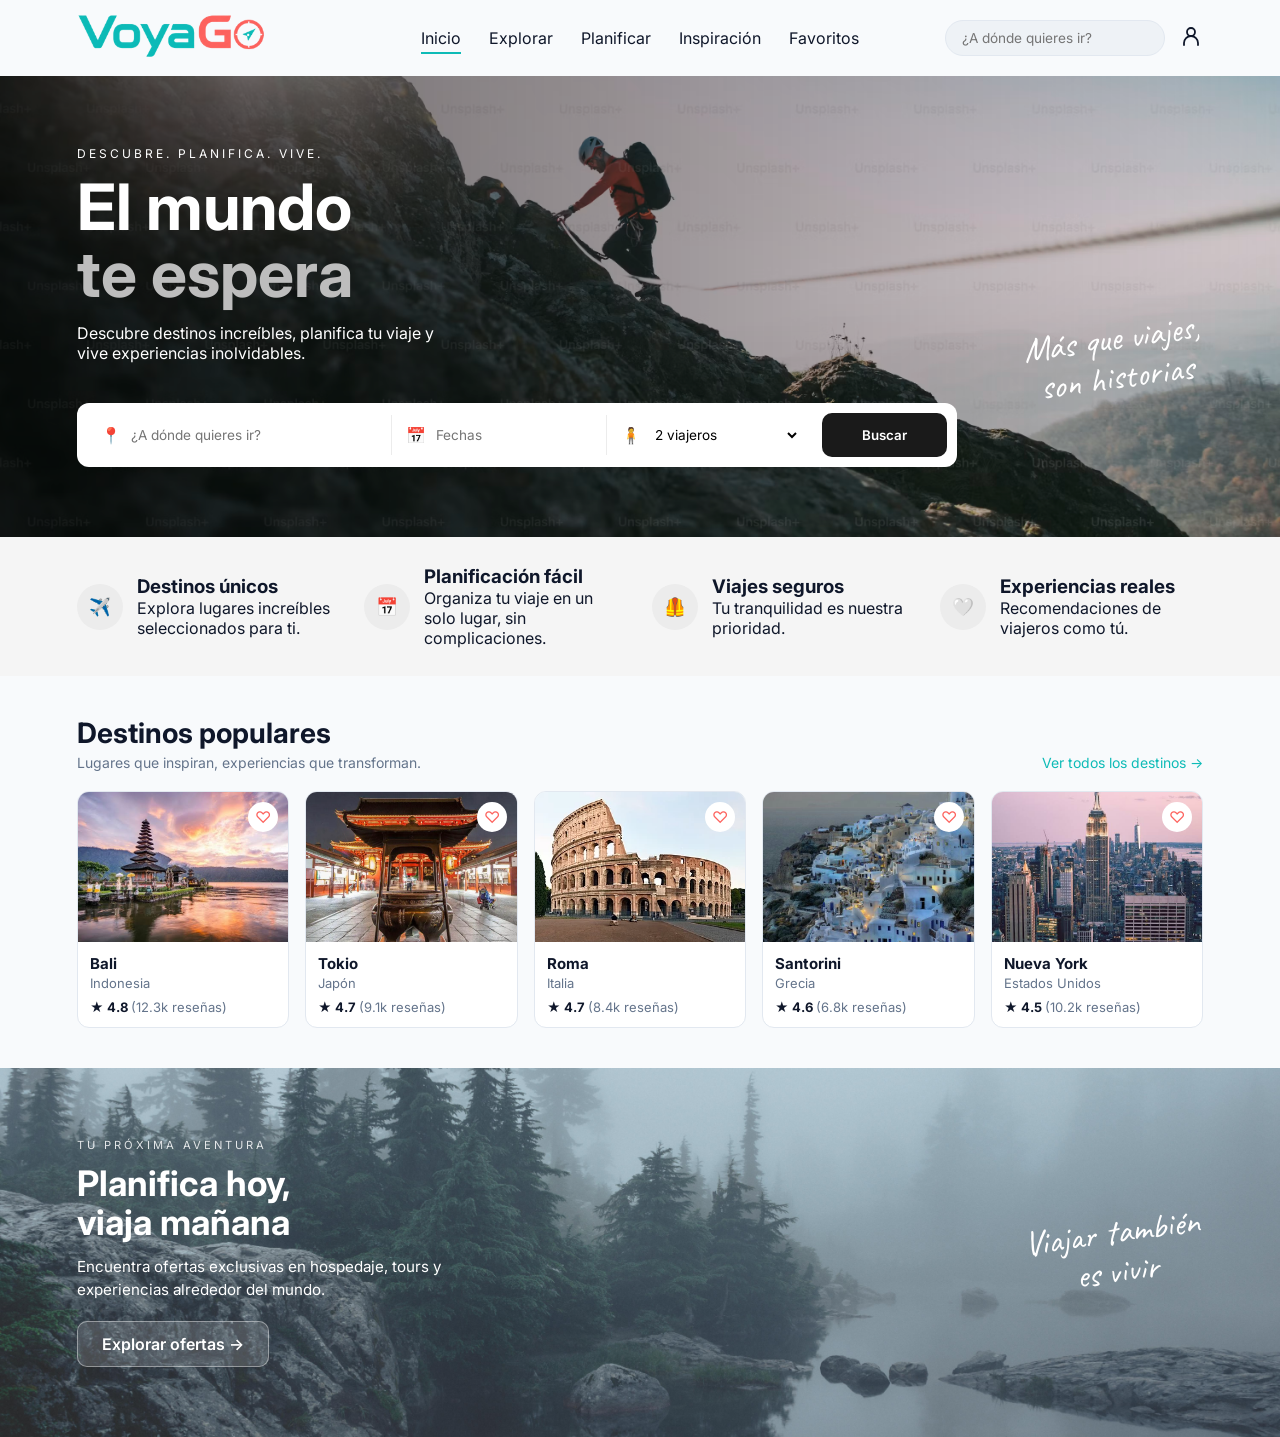
<file: VoyaGo App/index.html>
<!doctype html>
<html lang="es">
  <head>
    <meta charset="UTF-8" />
    <meta name="viewport" content="width=device-width, initial-scale=1.0" />

    <title>VoyaGo</title>

    <link rel="stylesheet" href="SRC/styles/style.css" />

    <link
      href="https://fonts.googleapis.com/css2?family=Inter:wght@400;600;700&display=swap"
      rel="stylesheet"
    />

    <link
      href="https://fonts.googleapis.com/css2?family=Caveat:wght@600&display=swap"
      rel="stylesheet"
    />
  </head>

  <body>
    
    <header>
      <a href="index.html">
        <img
          src="SRC/images/logo-voyago.png"
          alt="VoyaGo"
          class="logo"
        />
      </a>

      <nav>
        <ul>
          <li>
            <a href="index.html" class="activo">Inicio</a>
          </li>

          <li>
            <a href="SRC/pages/explorar.html">Explorar</a>
          </li>

          <li>
            <a href="SRC/pages/planificar.html">Planificar</a>
          </li>

          <li>
            <a href="SRC/pages/inspiracion.html">Inspiración</a>
          </li>

          <li>
            <a href="SRC/pages/favoritos.html">Favoritos</a>
          </li>
        </ul>
      </nav>

      <div class="header__acciones">
        <input
          type="search"
          class="header__buscador"
          placeholder="¿A dónde quieres ir?"
          aria-label="Buscar destinos"
        />

        
        <a
          href="SRC/pages/perfil.html"
          class="header__perfil"
          aria-label="Mi perfil"
          title="Mi perfil"
        >
          <svg
            xmlns="http://www.w3.org/2000/svg"
            width="24"
            height="24"
            viewBox="0 0 24 24"
            fill="none"
            stroke="currentColor"
            stroke-width="1.8"
            stroke-linecap="round"
            stroke-linejoin="round"
            aria-hidden="true"
          >
            <circle cx="12" cy="8" r="4" />
            <path d="M5 21v-2a7 7 0 0 1 14 0v2" />
          </svg>
        </a>
      </div>
    </header>

    <main>
      
      <section class="portada">
        <p class="lema">Descubre. Planifica. Vive.</p>

        <h1>El mundo <span>te espera</span></h1>

        <p class="descripcion">
          Descubre destinos increíbles, planifica tu viaje y vive
          experiencias inolvidables.
        </p>

        <form class="buscador">
          <label class="campo">
            <span>📍</span>
            <input
              type="text"
              placeholder="¿A dónde quieres ir?"
              aria-label="Destino"
            />
          </label>

          <label class="campo">
            <span>📅</span>
            <input
              type="text"
              placeholder="Fechas"
              aria-label="Fechas del viaje"
            />
          </label>

          <label class="campo">
            <span>🧍</span>
            <select aria-label="Número de viajeros">
              <option>1 viajero</option>
              <option selected>2 viajeros</option>
              <option>3 viajeros</option>
              <option>4 o más viajeros</option>
            </select>
          </label>

          <button type="submit" class="btn-buscar">
            Buscar
          </button>
        </form>

        <p class="portada__frase">
          Más que viajes,<br />
          son historias
        </p>
      </section>

      <section class="ventajas">
        <article class="ventaja">
          <span class="ventaja-icono">✈️</span>

          <div>
            <h3>Destinos únicos</h3>
            <p>
              Explora lugares increíbles seleccionados para ti.
            </p>
          </div>
        </article>

        <article class="ventaja">
          <span class="ventaja-icono">📅</span>

          <div>
            <h3>Planificación fácil</h3>
            <p>
              Organiza tu viaje en un solo lugar, sin complicaciones.
            </p>
          </div>
        </article>

        <article class="ventaja">
          <span class="ventaja-icono">🦺</span>

          <div>
            <h3>Viajes seguros</h3>
            <p>
              Tu tranquilidad es nuestra prioridad.
            </p>
          </div>
        </article>

        <article class="ventaja">
          <span class="ventaja-icono">🤍</span>

          <div>
            <h3>Experiencias reales</h3>
            <p>
              Recomendaciones de viajeros como tú.
            </p>
          </div>
        </article>
      </section>

      <section class="destinos">
        <div class="destinos__encabezado">
          <div>
            <h2>Destinos populares</h2>
            <p>
              Lugares que inspiran, experiencias que transforman.
            </p>
          </div>

          <a href="#">Ver todos los destinos →</a>
        </div>

        <div class="destinos__tarjetas">
          
          <article class="tarjeta">
            <div class="tarjeta__imagen">
              <img
                src="SRC/images/bali.png"
                alt="Templo en Bali"
              />

              <button
                type="button"
                class="tarjeta__favorito"
                aria-label="Agregar Bali a favoritos"
              >
                ♡
              </button>
            </div>

            <div class="tarjeta__info">
              <h3><a href="SRC/pages/destino.html">Bali</a></h3>
              <p class="tarjeta__pais">Indonesia</p>
              <p class="tarjeta__rating">
                ★ 4.8 <span>(12.3k reseñas)</span>
              </p>
            </div>
          </article>

          <article class="tarjeta">
            <div class="tarjeta__imagen">
              <img
                src="SRC/images/Tokio.png"
                alt="Pagoda y monte Fuji en Tokio"
              />

              <button
                type="button"
                class="tarjeta__favorito"
                aria-label="Agregar Tokio a favoritos"
              >
                ♡
              </button>
            </div>

            <div class="tarjeta__info">
              <h3>Tokio</h3>
              <p class="tarjeta__pais">Japón</p>
              <p class="tarjeta__rating">
                ★ 4.7 <span>(9.1k reseñas)</span>
              </p>
            </div>
          </article>

          <article class="tarjeta">
            <div class="tarjeta__imagen">
              <img
                src="SRC/images/Roma.png"
                alt="Coliseo de Roma"
              />

              <button
                type="button"
                class="tarjeta__favorito"
                aria-label="Agregar Roma a favoritos"
              >
                ♡
              </button>
            </div>

            <div class="tarjeta__info">
              <h3>Roma</h3>
              <p class="tarjeta__pais">Italia</p>
              <p class="tarjeta__rating">
                ★ 4.7 <span>(8.4k reseñas)</span>
              </p>
            </div>
          </article>

          <article class="tarjeta">
            <div class="tarjeta__imagen">
              <img
                src="SRC/images/Santorini.png"
                alt="Casas blancas de Santorini"
              />

              <button
                type="button"
                class="tarjeta__favorito"
                aria-label="Agregar Santorini a favoritos"
              >
                ♡
              </button>
            </div>

            <div class="tarjeta__info">
              <h3>Santorini</h3>
              <p class="tarjeta__pais">Grecia</p>
              <p class="tarjeta__rating">
                ★ 4.6 <span>(6.8k reseñas)</span>
              </p>
            </div>
          </article>

          <article class="tarjeta">
            <div class="tarjeta__imagen">
              <img
                src="SRC/images/nueva york.png"
                alt="Horizonte de Nueva York"
              />

              <button
                type="button"
                class="tarjeta__favorito"
                aria-label="Agregar Nueva York a favoritos"
              >
                ♡
              </button>
            </div>

            <div class="tarjeta__info">
              <h3>Nueva York</h3>
              <p class="tarjeta__pais">Estados Unidos</p>
              <p class="tarjeta__rating">
                ★ 4.5 <span>(10.2k reseñas)</span>
              </p>
            </div>
          </article>
        </div>
      </section>

      <section class="banner">
        <div class="banner__contenido">
          <span class="banner__etiqueta">
            TU PRÓXIMA AVENTURA
          </span>

          <h2>
            Planifica hoy,<br />
            viaja mañana
          </h2>

          <p>
            Encuentra ofertas exclusivas en hospedaje, tours y
            experiencias alrededor del mundo.
          </p>

          <a
            href="SRC/pages/explorar.html"
            class="btn-secundario"
          >
            Explorar ofertas →
          </a>
        </div>

        <p class="banner__frase">
          Viajar también<br />
          es vivir
        </p>
      </section>
    </main>
  </body>
</html>
</file>
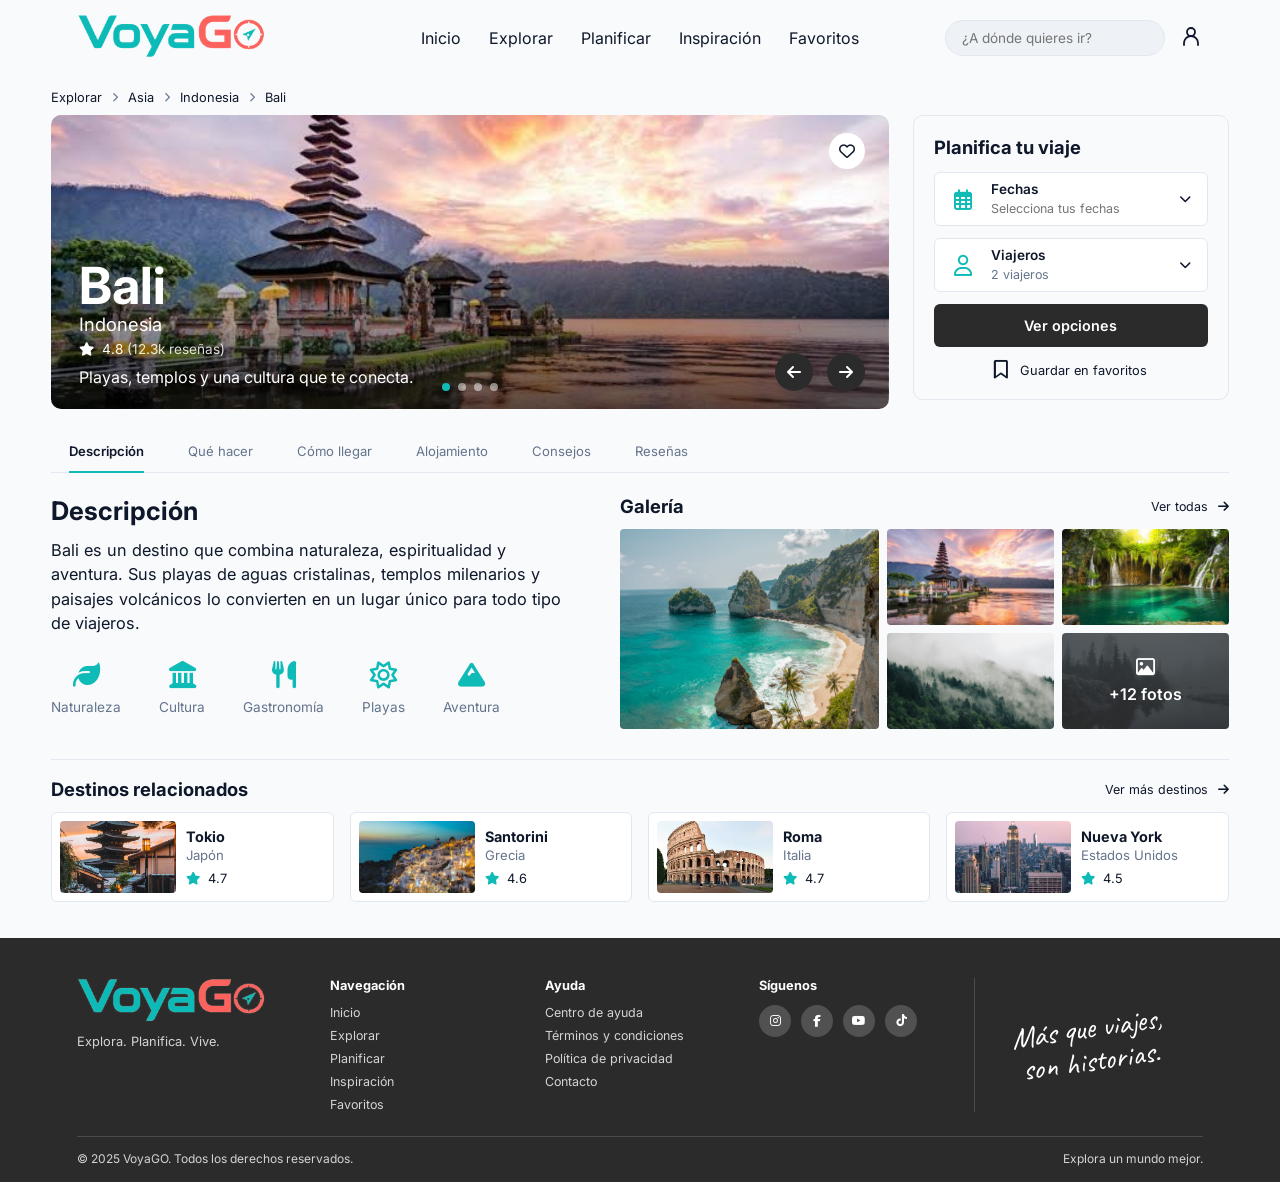
<file: VoyaGo App/SRC/pages/destino.html>
<!doctype html>
<html lang="es">
  <head>
    <meta charset="UTF-8" />
    <meta name="viewport" content="width=device-width, initial-scale=1.0" />
    <title>Bali | VoyaGO</title>
    <link rel="stylesheet" href="../styles/style.css" />
    <link href="https://fonts.googleapis.com/css2?family=Inter:wght@400;600;700&display=swap" rel="stylesheet" />
    <link href="https://fonts.googleapis.com/css2?family=Caveat:wght@600&display=swap" rel="stylesheet" />
    <link rel="stylesheet" href="https://cdnjs.cloudflare.com/ajax/libs/font-awesome/6.5.1/css/all.min.css" />
  </head>
  <body>
    <header>
      <a href="../../index.html">
        <img src="../images/logo-voyago.png" alt="VoyaGo" class="logo" />
      </a>
      <nav>
        <ul>
          <li><a href="../../index.html">Inicio</a></li>
          <li><a href="explorar.html">Explorar</a></li>
          <li><a href="planificar.html">Planificar</a></li>
          <li><a href="inspiracion.html">Inspiración</a></li>
          <li><a href="favoritos.html">Favoritos</a></li>
        </ul>
      </nav>
      <div class="header__acciones">
        <input type="search" class="header__buscador" placeholder="¿A dónde quieres ir?" aria-label="Buscar destinos" />
        <a href="perfil.html" class="header__perfil" aria-label="Mi perfil" title="Mi perfil">
          <svg xmlns="http://www.w3.org/2000/svg" width="24" height="24" viewBox="0 0 24 24" fill="none" stroke="currentColor" stroke-width="1.8" stroke-linecap="round" stroke-linejoin="round" aria-hidden="true">
            <circle cx="12" cy="8" r="4"/>
            <path d="M5 21v-2a7 7 0 0 1 14 0v2"/>
          </svg>
        </a>
      </div>
    </header>

    <main class="ds">
      <nav class="ds-migas" aria-label="Ruta de navegación">
        <a href="explorar.html">Explorar</a><i class="fa-solid fa-chevron-right"></i>
        <a href="#">Asia</a><i class="fa-solid fa-chevron-right"></i>
        <a href="#">Indonesia</a><i class="fa-solid fa-chevron-right"></i>
        <span>Bali</span>
      </nav>

      <section class="ds-top">
        <div class="ds-hero" id="ds-hero">
          <input type="radio" name="ds-slide" id="ds-s1" class="oculto" checked />
          <input type="radio" name="ds-slide" id="ds-s2" class="oculto" />
          <input type="radio" name="ds-slide" id="ds-s3" class="oculto" />
          <input type="radio" name="ds-slide" id="ds-s4" class="oculto" />
          <input type="checkbox" id="ds-fav-cb" class="oculto" />
          <label for="ds-fav-cb" class="ds-hero__fav" id="ds-fav" aria-label="Agregar a favoritos"><i class="fa-regular fa-heart ico-off"></i><i class="fa-solid fa-heart ico-on"></i></label>
          <div class="ds-hero__texto">
            <h1>Bali</h1>
            <p class="ds-hero__pais">Indonesia</p>
            <p class="ds-hero__rating"><i class="fa-solid fa-star"></i> 4.8 <span>(12.3k reseñas)</span></p>
            <p class="ds-hero__lema">Playas, templos y una cultura que te conecta.</p>
          </div>
          <div class="ds-hero__puntos" id="ds-puntos">
            <label for="ds-s1" aria-label="Imagen 1"></label><label for="ds-s2" aria-label="Imagen 2"></label><label for="ds-s3" aria-label="Imagen 3"></label><label for="ds-s4" aria-label="Imagen 4"></label>
          </div>
          <div class="ds-hero__flechas">
            <span class="ds-fl ds-fl--1">
              <label for="ds-s4" aria-label="Anterior"><i class="fa-solid fa-arrow-left"></i></label>
              <label for="ds-s2" aria-label="Siguiente"><i class="fa-solid fa-arrow-right"></i></label>
            </span>
            <span class="ds-fl ds-fl--2">
              <label for="ds-s1" aria-label="Anterior"><i class="fa-solid fa-arrow-left"></i></label>
              <label for="ds-s3" aria-label="Siguiente"><i class="fa-solid fa-arrow-right"></i></label>
            </span>
            <span class="ds-fl ds-fl--3">
              <label for="ds-s2" aria-label="Anterior"><i class="fa-solid fa-arrow-left"></i></label>
              <label for="ds-s4" aria-label="Siguiente"><i class="fa-solid fa-arrow-right"></i></label>
            </span>
            <span class="ds-fl ds-fl--4">
              <label for="ds-s3" aria-label="Anterior"><i class="fa-solid fa-arrow-left"></i></label>
              <label for="ds-s1" aria-label="Siguiente"><i class="fa-solid fa-arrow-right"></i></label>
            </span>
          </div>
        </div>

        <aside class="ds-plan">
          <h2>Planifica tu viaje</h2>
          <div class="ds-plan__campo">
            <i class="fa-regular fa-calendar-days"></i>
            <div>
              <label for="ds-fechas">Fechas</label>
              <input type="text" id="ds-fechas" placeholder="Selecciona tus fechas" />
            </div>
            <i class="fa-solid fa-chevron-down ds-plan__flecha"></i>
          </div>
          <div class="ds-plan__campo">
            <i class="fa-regular fa-user"></i>
            <div>
              <label for="ds-viajeros">Viajeros</label>
              <select id="ds-viajeros">
                <option>2 viajeros</option>
                <option>1 viajero</option>
                <option>3 viajeros</option>
                <option>4+ viajeros</option>
              </select>
            </div>
            <i class="fa-solid fa-chevron-down ds-plan__flecha"></i>
          </div>
          <a href="planificar.html" class="ds-plan__btn">Ver opciones</a>
          <button type="button" class="ds-plan__guardar"><i class="fa-regular fa-bookmark"></i> Guardar en favoritos</button>
        </aside>
      </section>

      <nav class="ds-tabs" aria-label="Secciones del destino">
        <a href="#" class="ds-tabs__tab ds-tabs__tab--activa">Descripción</a>
        <a href="#">Qué hacer</a>
        <a href="#">Cómo llegar</a>
        <a href="#">Alojamiento</a>
        <a href="#">Consejos</a>
        <a href="#">Reseñas</a>
      </nav>

      <section class="ds-info">
        <div class="ds-desc">
          <h2>Descripción</h2>
          <p>Bali es un destino que combina naturaleza, espiritualidad y aventura. Sus playas de aguas cristalinas, templos milenarios y paisajes volcánicos lo convierten en un lugar único para todo tipo de viajeros.</p>
          <ul class="ds-iconos">
            <li><i class="fa-solid fa-leaf"></i><span>Naturaleza</span></li>
            <li><i class="fa-solid fa-landmark"></i><span>Cultura</span></li>
            <li><i class="fa-solid fa-utensils"></i><span>Gastronomía</span></li>
            <li><i class="fa-regular fa-sun"></i><span>Playas</span></li>
            <li><i class="fa-solid fa-mountain"></i><span>Aventura</span></li>
          </ul>
        </div>

        <div class="ds-galeria">
          <div class="in-titulo">
            <h2>Galería</h2>
            <a href="#">Ver todas <i class="fa-solid fa-arrow-right"></i></a>
          </div>
          <div class="ds-galeria__grid">
            <img src="../images/bali2.jpg" alt="Playa en Bali" class="ds-galeria__grande" />
            <img src="../images/bali.png" alt="Templo en Bali" />
            <img src="../images/Perfil fondo.jpg" alt="Cascadas en Bali" />
            <img src="../images/explorar.png.jpg" alt="Montañas de Bali" />
            <div class="ds-galeria__mas" style="background-image: linear-gradient(rgba(43,43,43,0.72), rgba(43,43,43,0.72)), url('../images/fondo2.png');">
              <i class="fa-regular fa-image"></i>
              <span>+12 fotos</span>
            </div>
          </div>
        </div>
      </section>

      <section class="ds-relacionados">
        <div class="in-titulo">
          <h2>Destinos relacionados</h2>
          <a href="explorar.html">Ver más destinos <i class="fa-solid fa-arrow-right"></i></a>
        </div>
        <div class="ds-rel__grid">
        <a href="#" class="ds-rel">
          <img src="../images/kioto.jpg" alt="Tokio" />
          <div><h3>Tokio</h3><p>Japón</p><span><i class="fa-solid fa-star"></i> 4.7</span></div>
        </a>
        <a href="#" class="ds-rel">
          <img src="../images/santorini2.jpg" alt="Santorini" />
          <div><h3>Santorini</h3><p>Grecia</p><span><i class="fa-solid fa-star"></i> 4.6</span></div>
        </a>
        <a href="#" class="ds-rel">
          <img src="../images/Roma.png" alt="Roma" />
          <div><h3>Roma</h3><p>Italia</p><span><i class="fa-solid fa-star"></i> 4.7</span></div>
        </a>
        <a href="#" class="ds-rel">
          <img src="../images/nueva york.png" alt="Nueva York" />
          <div><h3>Nueva York</h3><p>Estados Unidos</p><span><i class="fa-solid fa-star"></i> 4.5</span></div>
        </a>
        </div>
      </section>
    </main>

    <footer class="pie">
      <div class="pie__contenido">
        <div class="pie__marca">
          <img src="../images/logo-voyago.png" alt="VoyaGo" class="logo" />
          <p>Explora. Planifica. Vive.</p>
        </div>

        <div class="pie__columna">
          <h4>Navegación</h4>
          <ul>
            <li><a href="../../index.html">Inicio</a></li>
            <li><a href="explorar.html">Explorar</a></li>
            <li><a href="planificar.html">Planificar</a></li>
            <li><a href="inspiracion.html">Inspiración</a></li>
            <li><a href="favoritos.html">Favoritos</a></li>
          </ul>
        </div>

        <div class="pie__columna">
          <h4>Ayuda</h4>
          <ul>
            <li><a href="#">Centro de ayuda</a></li>
            <li><a href="#">Términos y condiciones</a></li>
            <li><a href="#">Política de privacidad</a></li>
            <li><a href="#">Contacto</a></li>
          </ul>
        </div>

        <div class="pie__columna">
          <h4>Síguenos</h4>
          <div class="pie__redes">
            <a href="#" aria-label="Instagram"><i class="fa-brands fa-instagram"></i></a>
            <a href="#" aria-label="Facebook"><i class="fa-brands fa-facebook-f"></i></a>
            <a href="#" aria-label="YouTube"><i class="fa-brands fa-youtube"></i></a>
            <a href="#" aria-label="TikTok"><i class="fa-brands fa-tiktok"></i></a>
          </div>
        </div>
        <div class="pie__cierre">
          <p class="pie__frase">Más que viajes,<br>son historias.</p>
        </div>
      </div>
      <div class="pie__legal">
        <p>© 2025 VoyaGO. Todos los derechos reservados.</p>
        <p>Explora un mundo mejor.</p>
      </div>
    </footer>

  </body>
</html>
</file>
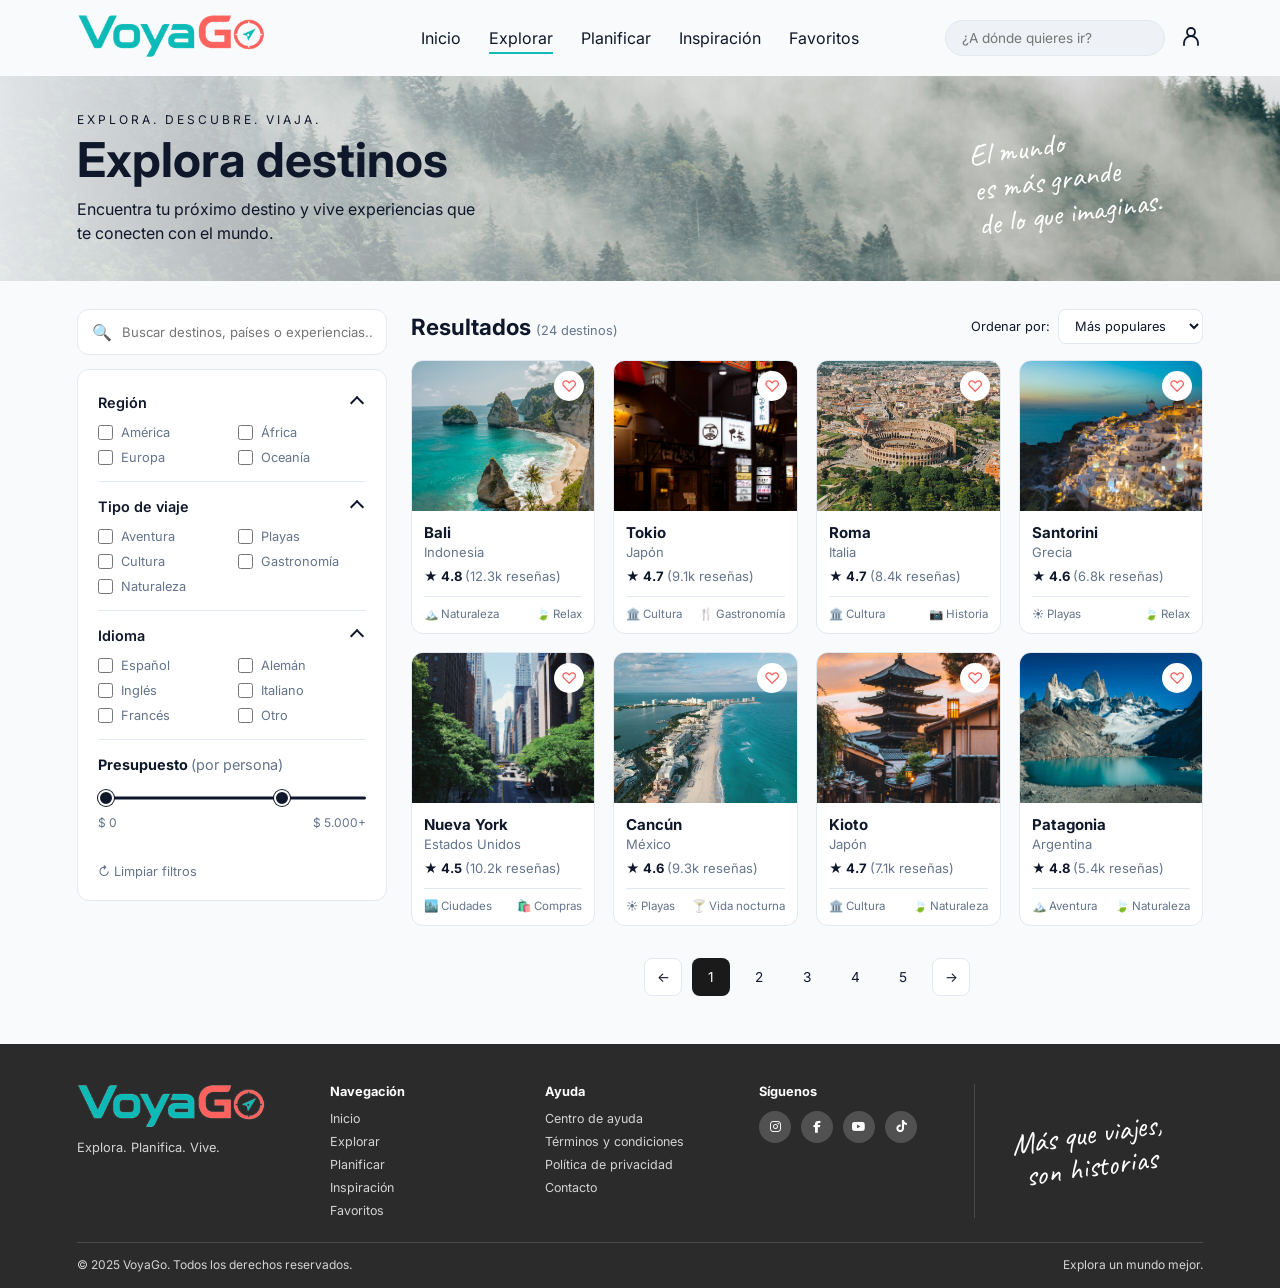
<file: VoyaGo App/SRC/pages/explorar.html>
<!doctype html>
<html lang="es">
  <head>
    <meta charset="UTF-8" />
    <meta name="viewport" content="width=device-width, initial-scale=1.0" />
    <title>Explorar | VoyaGo</title>
    <link rel="stylesheet" href="../styles/style.css" />
    <link href="https://fonts.googleapis.com/css2?family=Inter:wght@400;600;700&display=swap" rel="stylesheet" />
    <link href="https://fonts.googleapis.com/css2?family=Caveat:wght@600&display=swap" rel="stylesheet" />
    <link rel="stylesheet" href="https://cdnjs.cloudflare.com/ajax/libs/font-awesome/6.5.1/css/all.min.css" />
  </head>
  <body>
    <header>
      <a href="../../index.html">
        <img src="../images/logo-voyago.png" alt="VoyaGo" class="logo" />
      </a>
      <nav>
        <ul>
          <li><a href="../../index.html">Inicio</a></li>
          <li><a href="explorar.html" class="activo">Explorar</a></li>
          <li><a href="planificar.html">Planificar</a></li>
          <li><a href="inspiracion.html">Inspiración</a></li>
          <li><a href="favoritos.html">Favoritos</a></li>
        </ul>
      </nav>
      <div class="header__acciones">
        <input type="search" class="header__buscador" placeholder="¿A dónde quieres ir?">
        <a href="perfil.html" class="header__perfil" aria-label="Mi perfil" title="Mi perfil">
  <svg xmlns="http://www.w3.org/2000/svg"
       width="24" height="24" viewBox="0 0 24 24"
       fill="none" stroke="currentColor"
       stroke-width="1.8" stroke-linecap="round"
       stroke-linejoin="round" aria-hidden="true">
    <circle cx="12" cy="8" r="4"/>
    <path d="M5 21v-2a7 7 0 0 1 14 0v2"/>
  </svg>
</a>
      </div>
    </header>
    <main>
    <section class="explorar-portada">
  <div class="explorar-portada__texto">
    <p class="lema">Explora. Descubre. Viaja.</p>
    <h1>Explora destinos</h1>
    <p class="descripcion">
      Encuentra tu próximo destino y vive experiencias que te conecten con el mundo.
    </p>
  </div>
  <p class="explorar-portada__frase">El mundo<br>es más grande<br>de lo que imaginas.</p>
</section>
<section class="explorar">
  <aside class="filtros">
    <label class="filtros__buscador">
      <span>🔍</span>
      <input type="text" placeholder="Buscar destinos, países o experiencias..." />
    </label>

    <form class="filtros__panel">
      <details class="filtro" open>
        <summary>Región</summary>
        <div class="filtro__opciones">
          <label><input type="checkbox" /> América</label>
          <label><input type="checkbox" /> África</label>
          <label><input type="checkbox" /> Europa</label>
          <label><input type="checkbox" /> Oceanía</label>
        </div>
      </details>

      <details class="filtro" open>
        <summary>Tipo de viaje</summary>
        <div class="filtro__opciones">
          <label><input type="checkbox" /> Aventura</label>
          <label><input type="checkbox" /> Playas</label>
          <label><input type="checkbox" /> Cultura</label>
          <label><input type="checkbox" /> Gastronomía</label>
          <label><input type="checkbox" /> Naturaleza</label>
        </div>
      </details>

      <details class="filtro" open>
        <summary>Idioma</summary>
        <div class="filtro__opciones">
          <label><input type="checkbox" /> Español</label>
          <label><input type="checkbox" /> Alemán</label>
          <label><input type="checkbox" /> Inglés</label>
          <label><input type="checkbox" /> Italiano</label>
          <label><input type="checkbox" /> Francés</label>
          <label><input type="checkbox" /> Otro</label>
        </div>
      </details>

      <div class="filtro filtro--presupuesto">
  <h3>Presupuesto <span>(por persona)</span></h3>

  <div class="rango">
    <div class="rango__pista"></div>
    <input type="range" min="0" max="5000" value="0" step="100" aria-label="Presupuesto mínimo" />
    <input type="range" min="0" max="5000" value="3500" step="100" aria-label="Presupuesto máximo" />
  </div>

  <div class="rango__valores">
    <span>$ 0</span>
    <span>$ 5.000+</span>
  </div>
</div>
      </div>

      <button type="reset" class="filtros__limpiar">↻ Limpiar filtros</button>
    </form>
  </aside>

  <div class="resultados">
    <div class="resultados__encabezado">
  <h2>Resultados <span>(24 destinos)</span></h2>
  <label class="resultados__orden">
    Ordenar por:
    <select>
      <option>Más populares</option>
      <option>Mejor valorados</option>
      <option>Menor precio</option>
      <option>Mayor precio</option>
    </select>
  </label>
</div>

<div class="resultados__tarjetas">
  <article class="tarjeta">
    <div class="tarjeta__imagen">
      <img src="../images/bali2.jpg" alt="Templo en Bali" />
      <button class="tarjeta__favorito" aria-label="Agregar a favoritos">♡</button>
    </div>
    <div class="tarjeta__info">
      <h3><a href="destino.html">Bali</a></h3>
      <p class="tarjeta__pais">Indonesia</p>
      <p class="tarjeta__rating">★ 4.8 <span>(12.3k reseñas)</span></p>
      <ul class="tarjeta__etiquetas"><li>🏔️ Naturaleza</li><li>🍃 Relax</li></ul>
    </div>
  </article>

  <article class="tarjeta">
    <div class="tarjeta__imagen">
      <img src="../images/tokio2.jpg" alt="Pagoda y monte Fuji en Tokio" />
      <button class="tarjeta__favorito" aria-label="Agregar a favoritos">♡</button>
    </div>
    <div class="tarjeta__info">
      <h3>Tokio</h3>
      <p class="tarjeta__pais">Japón</p>
      <p class="tarjeta__rating">★ 4.7 <span>(9.1k reseñas)</span></p>
      <ul class="tarjeta__etiquetas"><li>🏛️ Cultura</li><li>🍴 Gastronomía</li></ul>
    </div>
  </article>

  <article class="tarjeta">
    <div class="tarjeta__imagen">
      <img src="../images/roma2.jpg" alt="Coliseo de Roma" />
      <button class="tarjeta__favorito" aria-label="Agregar a favoritos">♡</button>
    </div>
    <div class="tarjeta__info">
      <h3>Roma</h3>
      <p class="tarjeta__pais">Italia</p>
      <p class="tarjeta__rating">★ 4.7 <span>(8.4k reseñas)</span></p>
      <ul class="tarjeta__etiquetas"><li>🏛️ Cultura</li><li>📷 Historia</li></ul>
    </div>
  </article>

  <article class="tarjeta">
    <div class="tarjeta__imagen">
      <img src="../images/santorini2.jpg" alt="Casas blancas de Santorini" />
      <button class="tarjeta__favorito" aria-label="Agregar a favoritos">♡</button>
    </div>
    <div class="tarjeta__info">
      <h3>Santorini</h3>
      <p class="tarjeta__pais">Grecia</p>
      <p class="tarjeta__rating">★ 4.6 <span>(6.8k reseñas)</span></p>
      <ul class="tarjeta__etiquetas"><li>☀️ Playas</li><li>🍃 Relax</li></ul>
    </div>
  </article>

  <article class="tarjeta">
    <div class="tarjeta__imagen">
      <img src="../images/nueva york2.jpg" alt="Horizonte de Nueva York" />
      <button class="tarjeta__favorito" aria-label="Agregar a favoritos">♡</button>
    </div>
    <div class="tarjeta__info">
      <h3>Nueva York</h3>
      <p class="tarjeta__pais">Estados Unidos</p>
      <p class="tarjeta__rating">★ 4.5 <span>(10.2k reseñas)</span></p>
      <ul class="tarjeta__etiquetas"><li>🏙️ Ciudades</li><li>🛍️ Compras</li></ul>
    </div>
  </article>
    <article class="tarjeta">
    <div class="tarjeta__imagen">
      <img src="../images/cancun.jpg" alt="Playa en Cancún" />
      <button class="tarjeta__favorito" aria-label="Agregar a favoritos">♡</button>
    </div>
    <div class="tarjeta__info">
      <h3>Cancún</h3>
      <p class="tarjeta__pais">México</p>
      <p class="tarjeta__rating">★ 4.6 <span>(9.3k reseñas)</span></p>
      <ul class="tarjeta__etiquetas"><li>☀️ Playas</li><li>🍸 Vida nocturna</li></ul>
    </div>
  </article>

  <article class="tarjeta">
    <div class="tarjeta__imagen">
      <img src="../images/kioto.jpg" alt="Templo en Kioto" />
      <button class="tarjeta__favorito" aria-label="Agregar a favoritos">♡</button>
    </div>
    <div class="tarjeta__info">
      <h3>Kioto</h3>
      <p class="tarjeta__pais">Japón</p>
      <p class="tarjeta__rating">★ 4.7 <span>(7.1k reseñas)</span></p>
      <ul class="tarjeta__etiquetas"><li>🏛️ Cultura</li><li>🍃 Naturaleza</li></ul>
    </div>
  </article>

  <article class="tarjeta">
    <div class="tarjeta__imagen">
      <img src="../images/patagonia.jpg" alt="Montañas de la Patagonia" />
      <button class="tarjeta__favorito" aria-label="Agregar a favoritos">♡</button>
    </div>
    <div class="tarjeta__info">
      <h3>Patagonia</h3>
      <p class="tarjeta__pais">Argentina</p>
      <p class="tarjeta__rating">★ 4.8 <span>(5.4k reseñas)</span></p>
      <ul class="tarjeta__etiquetas"><li>🏔️ Aventura</li><li>🍃 Naturaleza</li></ul>
    </div>
  </article>
</div>
  

  <nav class="paginacion" aria-label="Paginación">
    <a href="#" class="paginacion__flecha" aria-label="Página anterior">←</a>
    <a href="#" class="paginacion__pagina paginacion__pagina--activa">1</a>
    <a href="#" class="paginacion__pagina">2</a>
    <a href="#" class="paginacion__pagina">3</a>
    <a href="#" class="paginacion__pagina">4</a>
    <a href="#" class="paginacion__pagina">5</a>
    <a href="#" class="paginacion__flecha" aria-label="Página siguiente">→</a>
  </nav>

</div>    
  
</section>
    </main>
    <footer class="pie">
  <div class="pie__contenido">
    <div class="pie__marca">
      <img src="../images/logo-voyago.png" alt="VoyaGo" class="logo" />
      <p>Explora. Planifica. Vive.</p>
    </div>

    <div class="pie__columna">
      <h4>Navegación</h4>
      <ul>
        <li><a href="../../index.html">Inicio</a></li>
        <li><a href="explorar.html">Explorar</a></li>
        <li><a href="planificar.html">Planificar</a></li>
        <li><a href="inspiracion.html">Inspiración</a></li>
        <li><a href="favoritos.html">Favoritos</a></li>
      </ul>
    </div>

    <div class="pie__columna">
      <h4>Ayuda</h4>
      <ul>
        <li><a href="#">Centro de ayuda</a></li>
        <li><a href="#">Términos y condiciones</a></li>
        <li><a href="#">Política de privacidad</a></li>
        <li><a href="#">Contacto</a></li>
      </ul>
    </div>

    <div class="pie__columna">
      <h4>Síguenos</h4>
      <div class="pie__redes">
  <a href="#" aria-label="Instagram"><i class="fa-brands fa-instagram"></i></a>
  <a href="#" aria-label="Facebook"><i class="fa-brands fa-facebook-f"></i></a>
  <a href="#" aria-label="YouTube"><i class="fa-brands fa-youtube"></i></a>
  <a href="#" aria-label="TikTok"><i class="fa-brands fa-tiktok"></i></a>
</div>
    </div>
    <div class="pie__cierre">
    <p class="pie__frase">Más que viajes,<br>son historias</p>
  </div>
  </div>
  <div class="pie__legal">
    <p>© 2025 VoyaGo. Todos los derechos reservados.</p>
    <p>Explora un mundo mejor.</p>
  </div>
</footer>
  </body>
</html>
</file>
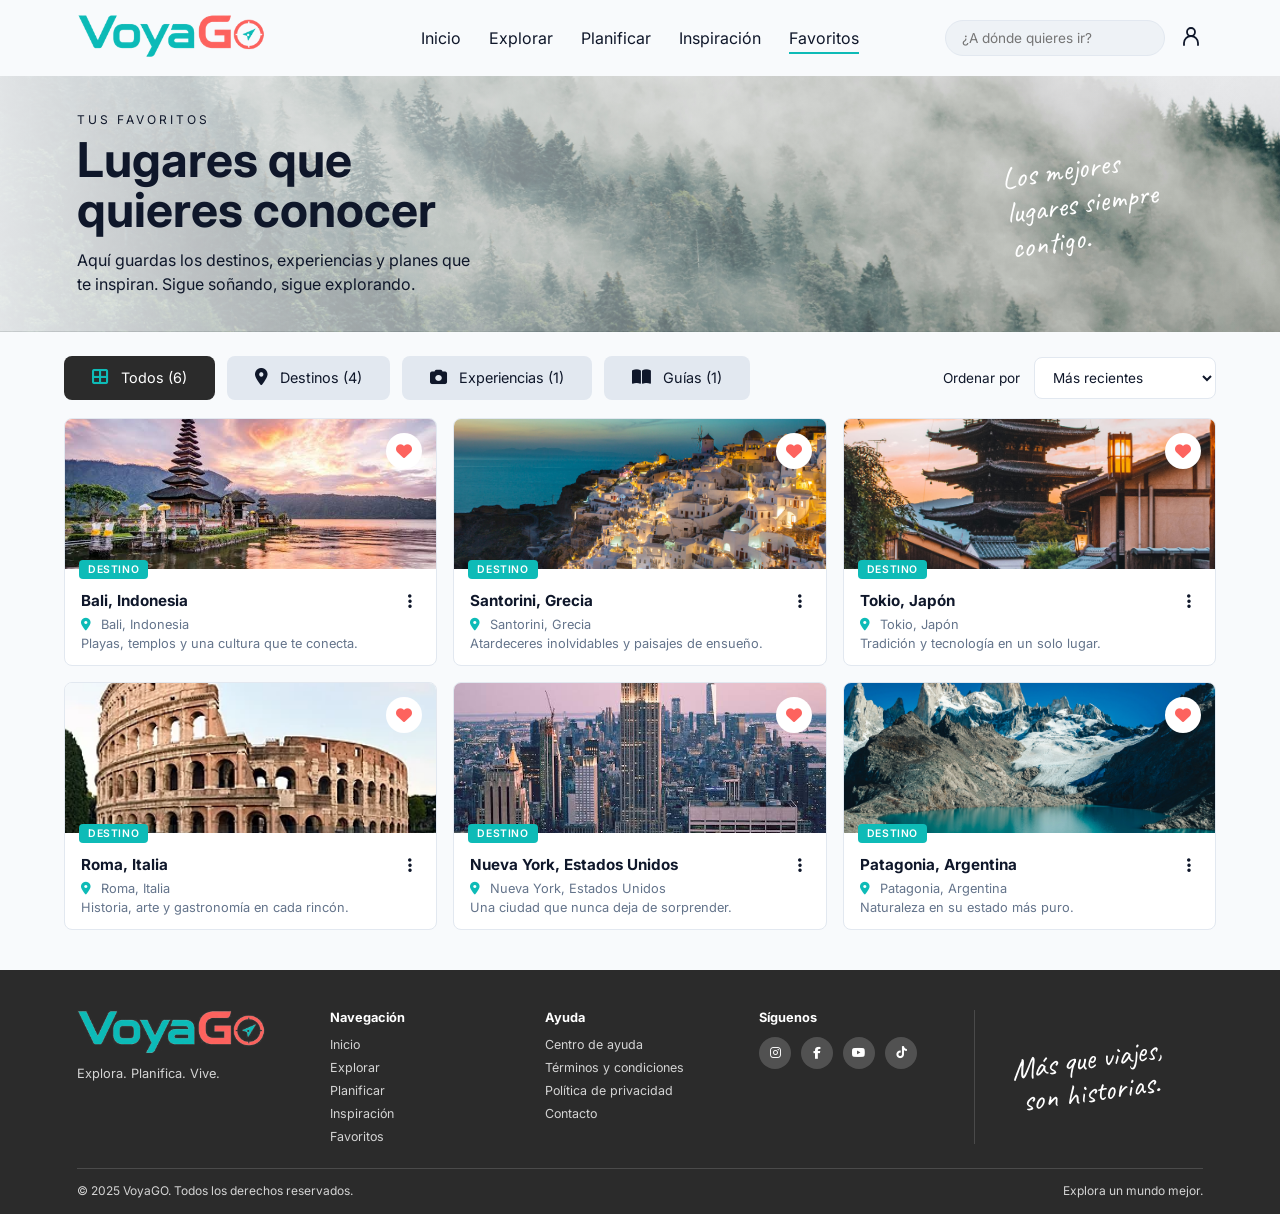
<file: VoyaGo App/SRC/pages/favoritos.html>
<!doctype html>
<html lang="es">
  <head>
    <meta charset="UTF-8" />
    <meta name="viewport" content="width=device-width, initial-scale=1.0" />
    <title>Favoritos | VoyaGO</title>
    <link rel="stylesheet" href="../styles/style.css" />
    <link href="https://fonts.googleapis.com/css2?family=Inter:wght@400;600;700&display=swap" rel="stylesheet" />
    <link href="https://fonts.googleapis.com/css2?family=Caveat:wght@600&display=swap" rel="stylesheet" />
    <link rel="stylesheet" href="https://cdnjs.cloudflare.com/ajax/libs/font-awesome/6.5.1/css/all.min.css" />
  </head>
  <body>
    <header>
      <a href="../../index.html">
        <img src="../images/logo-voyago.png" alt="VoyaGo" class="logo" />
      </a>
      <nav>
        <ul>
          <li><a href="../../index.html">Inicio</a></li>
          <li><a href="explorar.html">Explorar</a></li>
          <li><a href="planificar.html">Planificar</a></li>
          <li><a href="inspiracion.html">Inspiración</a></li>
          <li><a href="favoritos.html" class="activo">Favoritos</a></li>
        </ul>
      </nav>
      <div class="header__acciones">
        <input type="search" class="header__buscador" placeholder="¿A dónde quieres ir?" aria-label="Buscar destinos" />
        <a href="perfil.html" class="header__perfil" aria-label="Mi perfil" title="Mi perfil">
          <svg xmlns="http://www.w3.org/2000/svg" width="24" height="24" viewBox="0 0 24 24" fill="none" stroke="currentColor" stroke-width="1.8" stroke-linecap="round" stroke-linejoin="round" aria-hidden="true">
            <circle cx="12" cy="8" r="4"/>
            <path d="M5 21v-2a7 7 0 0 1 14 0v2"/>
          </svg>
        </a>
      </div>
    </header>

    <main>
      <section class="explorar-portada" style="background-image: linear-gradient(90deg, rgba(248, 250, 252, 0.9) 0%, rgba(248, 250, 252, 0.35) 55%, rgba(248, 250, 252, 0) 100%), url('../images/explorar.png.jpg'); min-height: 224px;">
        <div class="explorar-portada__texto">
          <p class="lema">Tus favoritos</p>
          <h1>Lugares que<br>quieres conocer</h1>
          <p class="descripcion">
            Aquí guardas los destinos, experiencias y planes que te inspiran. Sigue soñando, sigue explorando.
          </p>
        </div>
        <p class="explorar-portada__frase">Los mejores<br>lugares siempre<br>contigo.</p>
      </section>

      <section class="fv">
        <div class="fv-barra">
          <div class="fv-tabs">
            <label class="fv-tab"><input type="radio" name="fv-tab" class="oculto" checked /><i class="fa-solid fa-table-cells-large"></i> Todos (6)</label>
            <label class="fv-tab"><input type="radio" name="fv-tab" class="oculto" /><i class="fa-solid fa-location-dot"></i> Destinos (4)</label>
            <label class="fv-tab"><input type="radio" name="fv-tab" class="oculto" /><i class="fa-solid fa-camera"></i> Experiencias (1)</label>
            <label class="fv-tab"><input type="radio" name="fv-tab" class="oculto" /><i class="fa-solid fa-book-open"></i> Guías (1)</label>
          </div>
          <label class="fv-orden">
            Ordenar por
            <select>
              <option>Más recientes</option>
              <option>Más antiguos</option>
              <option>Nombre (A-Z)</option>
            </select>
          </label>
        </div>

        <div class="fv-grid">
        <article class="fv-card">
          <div class="fv-card__img">
            <img src="../images/bali.png" alt="Bali, Indonesia" />
            <input type="checkbox" id="fv-c1" class="oculto" checked /><label for="fv-c1" class="fv-card__corazon" aria-label="Quitar Bali, Indonesia de favoritos"><i class="fa-regular fa-heart ico-off"></i><i class="fa-solid fa-heart ico-on"></i></label>
            <span class="fv-card__badge">Destino</span>
          </div>
          <div class="fv-card__info">
            <div class="fv-card__fila">
              <h3><a href="destino.html">Bali, Indonesia</a></h3>
              <button type="button" class="fv-card__mas" aria-label="Más opciones"><i class="fa-solid fa-ellipsis-vertical"></i></button>
            </div>
            <p class="fv-card__lugar"><i class="fa-solid fa-location-dot"></i> Bali, Indonesia</p>
            <p class="fv-card__desc">Playas, templos y una cultura que te conecta.</p>
          </div>
        </article>
        <article class="fv-card">
          <div class="fv-card__img">
            <img src="../images/santorini2.jpg" alt="Santorini, Grecia" />
            <input type="checkbox" id="fv-c2" class="oculto" checked /><label for="fv-c2" class="fv-card__corazon" aria-label="Quitar Santorini, Grecia de favoritos"><i class="fa-regular fa-heart ico-off"></i><i class="fa-solid fa-heart ico-on"></i></label>
            <span class="fv-card__badge">Destino</span>
          </div>
          <div class="fv-card__info">
            <div class="fv-card__fila">
              <h3><a href="#">Santorini, Grecia</a></h3>
              <button type="button" class="fv-card__mas" aria-label="Más opciones"><i class="fa-solid fa-ellipsis-vertical"></i></button>
            </div>
            <p class="fv-card__lugar"><i class="fa-solid fa-location-dot"></i> Santorini, Grecia</p>
            <p class="fv-card__desc">Atardeceres inolvidables y paisajes de ensueño.</p>
          </div>
        </article>
        <article class="fv-card">
          <div class="fv-card__img">
            <img src="../images/kioto.jpg" alt="Tokio, Japón" />
            <input type="checkbox" id="fv-c3" class="oculto" checked /><label for="fv-c3" class="fv-card__corazon" aria-label="Quitar Tokio, Japón de favoritos"><i class="fa-regular fa-heart ico-off"></i><i class="fa-solid fa-heart ico-on"></i></label>
            <span class="fv-card__badge">Destino</span>
          </div>
          <div class="fv-card__info">
            <div class="fv-card__fila">
              <h3><a href="#">Tokio, Japón</a></h3>
              <button type="button" class="fv-card__mas" aria-label="Más opciones"><i class="fa-solid fa-ellipsis-vertical"></i></button>
            </div>
            <p class="fv-card__lugar"><i class="fa-solid fa-location-dot"></i> Tokio, Japón</p>
            <p class="fv-card__desc">Tradición y tecnología en un solo lugar.</p>
          </div>
        </article>
        <article class="fv-card">
          <div class="fv-card__img">
            <img src="../images/Roma.png" alt="Roma, Italia" />
            <input type="checkbox" id="fv-c4" class="oculto" checked /><label for="fv-c4" class="fv-card__corazon" aria-label="Quitar Roma, Italia de favoritos"><i class="fa-regular fa-heart ico-off"></i><i class="fa-solid fa-heart ico-on"></i></label>
            <span class="fv-card__badge">Destino</span>
          </div>
          <div class="fv-card__info">
            <div class="fv-card__fila">
              <h3><a href="#">Roma, Italia</a></h3>
              <button type="button" class="fv-card__mas" aria-label="Más opciones"><i class="fa-solid fa-ellipsis-vertical"></i></button>
            </div>
            <p class="fv-card__lugar"><i class="fa-solid fa-location-dot"></i> Roma, Italia</p>
            <p class="fv-card__desc">Historia, arte y gastronomía en cada rincón.</p>
          </div>
        </article>
        <article class="fv-card">
          <div class="fv-card__img">
            <img src="../images/nueva york.png" alt="Nueva York, Estados Unidos" />
            <input type="checkbox" id="fv-c5" class="oculto" checked /><label for="fv-c5" class="fv-card__corazon" aria-label="Quitar Nueva York, Estados Unidos de favoritos"><i class="fa-regular fa-heart ico-off"></i><i class="fa-solid fa-heart ico-on"></i></label>
            <span class="fv-card__badge">Destino</span>
          </div>
          <div class="fv-card__info">
            <div class="fv-card__fila">
              <h3><a href="#">Nueva York, Estados Unidos</a></h3>
              <button type="button" class="fv-card__mas" aria-label="Más opciones"><i class="fa-solid fa-ellipsis-vertical"></i></button>
            </div>
            <p class="fv-card__lugar"><i class="fa-solid fa-location-dot"></i> Nueva York, Estados Unidos</p>
            <p class="fv-card__desc">Una ciudad que nunca deja de sorprender.</p>
          </div>
        </article>
        <article class="fv-card">
          <div class="fv-card__img">
            <img src="../images/patagonia.jpg" alt="Patagonia, Argentina" />
            <input type="checkbox" id="fv-c6" class="oculto" checked /><label for="fv-c6" class="fv-card__corazon" aria-label="Quitar Patagonia, Argentina de favoritos"><i class="fa-regular fa-heart ico-off"></i><i class="fa-solid fa-heart ico-on"></i></label>
            <span class="fv-card__badge">Destino</span>
          </div>
          <div class="fv-card__info">
            <div class="fv-card__fila">
              <h3><a href="#">Patagonia, Argentina</a></h3>
              <button type="button" class="fv-card__mas" aria-label="Más opciones"><i class="fa-solid fa-ellipsis-vertical"></i></button>
            </div>
            <p class="fv-card__lugar"><i class="fa-solid fa-location-dot"></i> Patagonia, Argentina</p>
            <p class="fv-card__desc">Naturaleza en su estado más puro.</p>
          </div>
        </article>
        </div>
      </section>
    </main>

    <footer class="pie">
      <div class="pie__contenido">
        <div class="pie__marca">
          <img src="../images/logo-voyago.png" alt="VoyaGo" class="logo" />
          <p>Explora. Planifica. Vive.</p>
        </div>

        <div class="pie__columna">
          <h4>Navegación</h4>
          <ul>
            <li><a href="../../index.html">Inicio</a></li>
            <li><a href="explorar.html">Explorar</a></li>
            <li><a href="planificar.html">Planificar</a></li>
            <li><a href="inspiracion.html">Inspiración</a></li>
            <li><a href="favoritos.html">Favoritos</a></li>
          </ul>
        </div>

        <div class="pie__columna">
          <h4>Ayuda</h4>
          <ul>
            <li><a href="#">Centro de ayuda</a></li>
            <li><a href="#">Términos y condiciones</a></li>
            <li><a href="#">Política de privacidad</a></li>
            <li><a href="#">Contacto</a></li>
          </ul>
        </div>

        <div class="pie__columna">
          <h4>Síguenos</h4>
          <div class="pie__redes">
            <a href="#" aria-label="Instagram"><i class="fa-brands fa-instagram"></i></a>
            <a href="#" aria-label="Facebook"><i class="fa-brands fa-facebook-f"></i></a>
            <a href="#" aria-label="YouTube"><i class="fa-brands fa-youtube"></i></a>
            <a href="#" aria-label="TikTok"><i class="fa-brands fa-tiktok"></i></a>
          </div>
        </div>
        <div class="pie__cierre">
          <p class="pie__frase">Más que viajes,<br>son historias.</p>
        </div>
      </div>
      <div class="pie__legal">
        <p>© 2025 VoyaGO. Todos los derechos reservados.</p>
        <p>Explora un mundo mejor.</p>
      </div>
    </footer>

  </body>
</html>
</file>
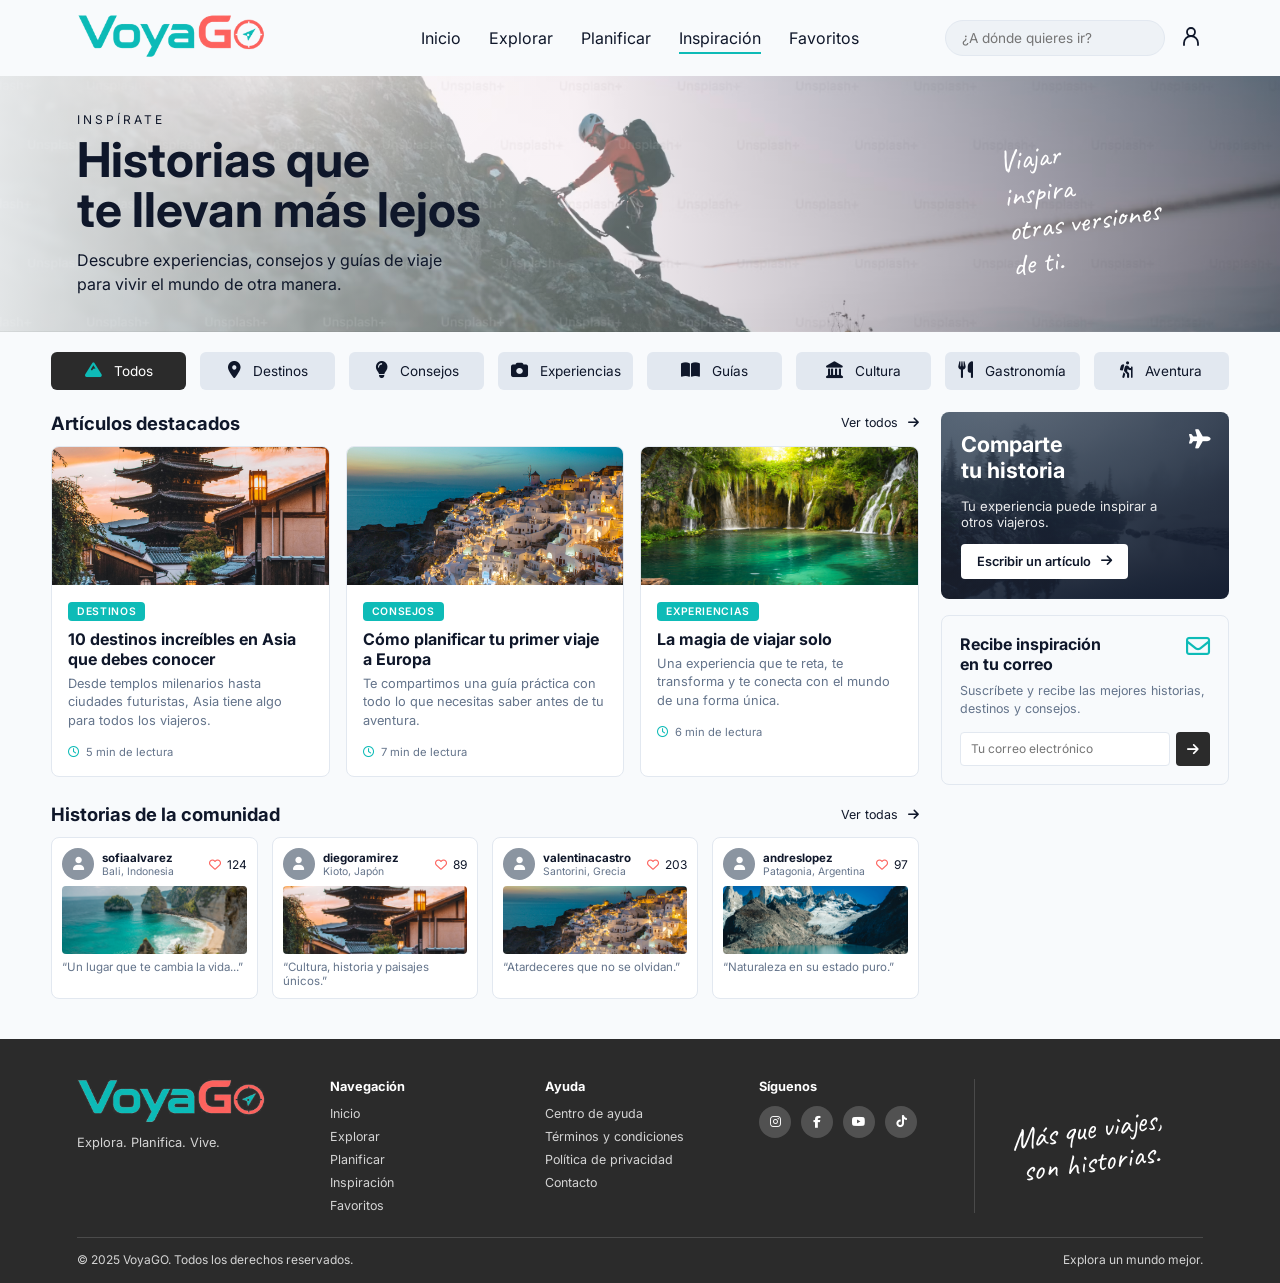
<file: VoyaGo App/SRC/pages/inspiracion.html>
<!doctype html>
<html lang="es">
  <head>
    <meta charset="UTF-8" />
    <meta name="viewport" content="width=device-width, initial-scale=1.0" />
    <title>Inspiración | VoyaGO</title>
    <link rel="stylesheet" href="../styles/style.css" />
    <link href="https://fonts.googleapis.com/css2?family=Inter:wght@400;600;700&display=swap" rel="stylesheet" />
    <link href="https://fonts.googleapis.com/css2?family=Caveat:wght@600&display=swap" rel="stylesheet" />
    <link rel="stylesheet" href="https://cdnjs.cloudflare.com/ajax/libs/font-awesome/6.5.1/css/all.min.css" />
  </head>
  <body>
    <header>
      <a href="../../index.html">
        <img src="../images/logo-voyago.png" alt="VoyaGo" class="logo" />
      </a>
      <nav>
        <ul>
          <li><a href="../../index.html">Inicio</a></li>
          <li><a href="explorar.html">Explorar</a></li>
          <li><a href="planificar.html">Planificar</a></li>
          <li><a href="inspiracion.html" class="activo">Inspiración</a></li>
          <li><a href="favoritos.html">Favoritos</a></li>
        </ul>
      </nav>
      <div class="header__acciones">
        <input type="search" class="header__buscador" placeholder="¿A dónde quieres ir?" aria-label="Buscar destinos" />
        <a href="perfil.html" class="header__perfil" aria-label="Mi perfil" title="Mi perfil">
          <svg xmlns="http://www.w3.org/2000/svg" width="24" height="24" viewBox="0 0 24 24" fill="none" stroke="currentColor" stroke-width="1.8" stroke-linecap="round" stroke-linejoin="round" aria-hidden="true">
            <circle cx="12" cy="8" r="4"/>
            <path d="M5 21v-2a7 7 0 0 1 14 0v2"/>
          </svg>
        </a>
      </div>
    </header>

    <main>
      <section class="explorar-portada" style="background-image: linear-gradient(90deg, rgba(248, 250, 252, 0.9) 0%, rgba(248, 250, 252, 0.3) 45%, rgba(15, 23, 42, 0.55) 100%), url('../images/portada.png'); background-position: center 35%; min-height: 208px;">
        <div class="explorar-portada__texto">
          <p class="lema">Inspírate</p>
          <h1>Historias que<br>te llevan más lejos</h1>
          <p class="descripcion">
            Descubre experiencias, consejos y guías de viaje para vivir el mundo de otra manera.
          </p>
        </div>
        <p class="explorar-portada__frase">Viajar<br>inspira<br>otras versiones<br>de ti.</p>
      </section>

      <section class="in">
        <div class="in-chips">
          <label class="in-chip"><input type="radio" name="in-chip" class="oculto" checked /><i class="fa-solid fa-mountain"></i> Todos</label>
          <label class="in-chip"><input type="radio" name="in-chip" class="oculto" /><i class="fa-solid fa-location-dot"></i> Destinos</label>
          <label class="in-chip"><input type="radio" name="in-chip" class="oculto" /><i class="fa-solid fa-lightbulb"></i> Consejos</label>
          <label class="in-chip"><input type="radio" name="in-chip" class="oculto" /><i class="fa-solid fa-camera"></i> Experiencias</label>
          <label class="in-chip"><input type="radio" name="in-chip" class="oculto" /><i class="fa-solid fa-book-open"></i> Guías</label>
          <label class="in-chip"><input type="radio" name="in-chip" class="oculto" /><i class="fa-solid fa-landmark"></i> Cultura</label>
          <label class="in-chip"><input type="radio" name="in-chip" class="oculto" /><i class="fa-solid fa-utensils"></i> Gastronomía</label>
          <label class="in-chip"><input type="radio" name="in-chip" class="oculto" /><i class="fa-solid fa-person-hiking"></i> Aventura</label>
        </div>

        <div class="in-layout">
          <div class="in-principal">
            <div class="in-titulo">
              <h2>Artículos destacados</h2>
              <a href="#">Ver todos <i class="fa-solid fa-arrow-right"></i></a>
            </div>
            <div class="in-arts">
            <article class="in-art">
              <img src="../images/kioto.jpg" alt="10 destinos increíbles en Asia que debes conocer" />
              <div class="in-art__cuerpo">
                <span class="in-etiqueta">Destinos</span>
                <h3>10 destinos increíbles en Asia que debes conocer</h3>
                <p>Desde templos milenarios hasta ciudades futuristas, Asia tiene algo para todos los viajeros.</p>
                <small><i class="fa-regular fa-clock"></i> 5 min de lectura</small>
              </div>
            </article>
            <article class="in-art">
              <img src="../images/santorini2.jpg" alt="Cómo planificar tu primer viaje a Europa" />
              <div class="in-art__cuerpo">
                <span class="in-etiqueta">Consejos</span>
                <h3>Cómo planificar tu primer viaje a Europa</h3>
                <p>Te compartimos una guía práctica con todo lo que necesitas saber antes de tu aventura.</p>
                <small><i class="fa-regular fa-clock"></i> 7 min de lectura</small>
              </div>
            </article>
            <article class="in-art">
              <img src="../images/Perfil fondo.jpg" alt="La magia de viajar solo" />
              <div class="in-art__cuerpo">
                <span class="in-etiqueta">Experiencias</span>
                <h3>La magia de viajar solo</h3>
                <p>Una experiencia que te reta, te transforma y te conecta con el mundo de una forma única.</p>
                <small><i class="fa-regular fa-clock"></i> 6 min de lectura</small>
              </div>
            </article>
            </div>

            <div class="in-titulo in-titulo--comunidad">
              <h2>Historias de la comunidad</h2>
              <a href="#">Ver todas <i class="fa-solid fa-arrow-right"></i></a>
            </div>
            <div class="in-hists">
            <article class="in-hist">
              <div class="in-hist__cab">
                <span class="in-hist__avatar"><i class="fa-solid fa-user"></i></span>
                <div class="in-hist__user"><strong>sofiaalvarez</strong><small>Bali, Indonesia</small></div>
                <span class="in-hist__likes"><i class="fa-regular fa-heart"></i> 124</span>
              </div>
              <img src="../images/bali2.jpg" alt="Bali, Indonesia" />
              <p>“Un lugar que te cambia la vida...”</p>
            </article>
            <article class="in-hist">
              <div class="in-hist__cab">
                <span class="in-hist__avatar"><i class="fa-solid fa-user"></i></span>
                <div class="in-hist__user"><strong>diegoramirez</strong><small>Kioto, Japón</small></div>
                <span class="in-hist__likes"><i class="fa-regular fa-heart"></i> 89</span>
              </div>
              <img src="../images/kioto.jpg" alt="Kioto, Japón" />
              <p>“Cultura, historia y paisajes únicos.”</p>
            </article>
            <article class="in-hist">
              <div class="in-hist__cab">
                <span class="in-hist__avatar"><i class="fa-solid fa-user"></i></span>
                <div class="in-hist__user"><strong>valentinacastro</strong><small>Santorini, Grecia</small></div>
                <span class="in-hist__likes"><i class="fa-regular fa-heart"></i> 203</span>
              </div>
              <img src="../images/santorini2.jpg" alt="Santorini, Grecia" />
              <p>“Atardeceres que no se olvidan.”</p>
            </article>
            <article class="in-hist">
              <div class="in-hist__cab">
                <span class="in-hist__avatar"><i class="fa-solid fa-user"></i></span>
                <div class="in-hist__user"><strong>andreslopez</strong><small>Patagonia, Argentina</small></div>
                <span class="in-hist__likes"><i class="fa-regular fa-heart"></i> 97</span>
              </div>
              <img src="../images/patagonia.jpg" alt="Patagonia, Argentina" />
              <p>“Naturaleza en su estado puro.”</p>
            </article>
            </div>
          </div>

          <aside class="in-lateral">
            <div class="in-comparte" style="background-image: linear-gradient(135deg, rgba(15, 23, 42, 0.55), rgba(15, 23, 42, 0.85)), url('../images/fondo2.png');">
              <i class="fa-solid fa-plane in-comparte__avion"></i>
              <h3>Comparte<br>tu historia</h3>
              <p>Tu experiencia puede inspirar a otros viajeros.</p>
              <a href="#" class="in-comparte__btn">Escribir un artículo <i class="fa-solid fa-arrow-right"></i></a>
            </div>

            <div class="in-news">
              <div class="in-news__cab">
                <h3>Recibe inspiración<br>en tu correo</h3>
                <i class="fa-regular fa-envelope"></i>
              </div>
              <p>Suscríbete y recibe las mejores historias, destinos y consejos.</p>
              <form class="in-news__form" action="#">
                <input type="email" placeholder="Tu correo electrónico" aria-label="Tu correo electrónico" />
                <button type="submit" aria-label="Suscribirme"><i class="fa-solid fa-arrow-right"></i></button>
              </form>
            </div>
          </aside>
        </div>
      </section>
    </main>

    <footer class="pie">
      <div class="pie__contenido">
        <div class="pie__marca">
          <img src="../images/logo-voyago.png" alt="VoyaGo" class="logo" />
          <p>Explora. Planifica. Vive.</p>
        </div>

        <div class="pie__columna">
          <h4>Navegación</h4>
          <ul>
            <li><a href="../../index.html">Inicio</a></li>
            <li><a href="explorar.html">Explorar</a></li>
            <li><a href="planificar.html">Planificar</a></li>
            <li><a href="inspiracion.html">Inspiración</a></li>
            <li><a href="favoritos.html">Favoritos</a></li>
          </ul>
        </div>

        <div class="pie__columna">
          <h4>Ayuda</h4>
          <ul>
            <li><a href="#">Centro de ayuda</a></li>
            <li><a href="#">Términos y condiciones</a></li>
            <li><a href="#">Política de privacidad</a></li>
            <li><a href="#">Contacto</a></li>
          </ul>
        </div>

        <div class="pie__columna">
          <h4>Síguenos</h4>
          <div class="pie__redes">
            <a href="#" aria-label="Instagram"><i class="fa-brands fa-instagram"></i></a>
            <a href="#" aria-label="Facebook"><i class="fa-brands fa-facebook-f"></i></a>
            <a href="#" aria-label="YouTube"><i class="fa-brands fa-youtube"></i></a>
            <a href="#" aria-label="TikTok"><i class="fa-brands fa-tiktok"></i></a>
          </div>
        </div>
        <div class="pie__cierre">
          <p class="pie__frase">Más que viajes,<br>son historias.</p>
        </div>
      </div>
      <div class="pie__legal">
        <p>© 2025 VoyaGO. Todos los derechos reservados.</p>
        <p>Explora un mundo mejor.</p>
      </div>
    </footer>

  </body>
</html>
</file>
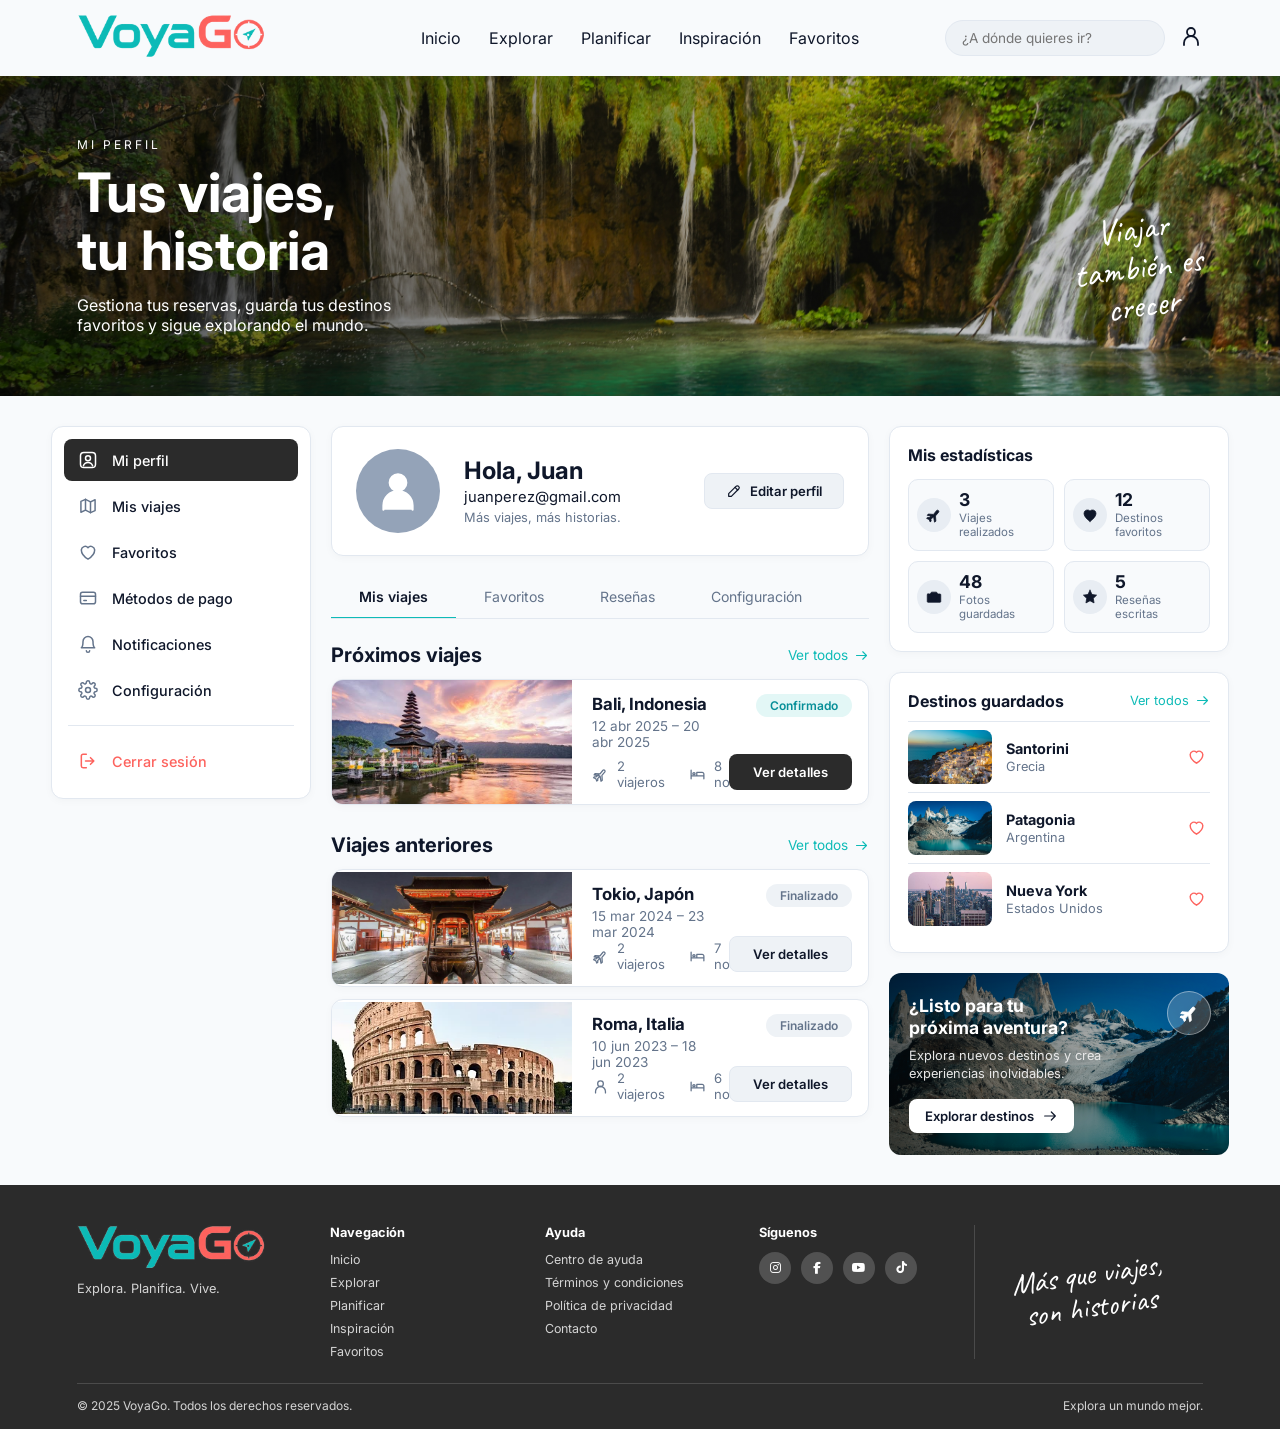
<file: VoyaGo App/SRC/pages/perfil.html>
<!doctype html>
<html lang="es">
  <head>
    <meta charset="UTF-8" />
    <meta name="viewport" content="width=device-width, initial-scale=1.0" />
    <title>Mi perfil | VoyaGo</title>
    <link rel="stylesheet" href="../styles/style.css" />
    <link href="https://fonts.googleapis.com/css2?family=Inter:wght@400;500;600;700&display=swap" rel="stylesheet" />
    <link href="https://fonts.googleapis.com/css2?family=Caveat:wght@600&display=swap" rel="stylesheet" />
    <link rel="stylesheet" href="https://cdnjs.cloudflare.com/ajax/libs/font-awesome/6.5.1/css/all.min.css" />
  </head>
  <body class="pagina-perfil">

    <svg xmlns="http://www.w3.org/2000/svg" style="display:none" aria-hidden="true">
      <symbol id="i-user" viewBox="0 0 24 24"><circle cx="12" cy="8" r="4"/><path d="M5 21v-2a7 7 0 0 1 14 0v2"/></symbol>
      <symbol id="i-user-box" viewBox="0 0 24 24"><rect x="3" y="3" width="18" height="18" rx="4"/><circle cx="12" cy="10" r="3"/><path d="M6.5 19c.8-2.6 2.8-4 5.5-4s4.7 1.4 5.5 4"/></symbol>
      <symbol id="i-map" viewBox="0 0 24 24"><path d="M9 4 3.5 6.5v13L9 17l6 3 5.5-2.5v-13L15 7 9 4Z"/><path d="M9 4v13M15 7v13"/></symbol>
      <symbol id="i-heart" viewBox="0 0 24 24"><path d="M12 20.5s-8-4.9-8-11A4.6 4.6 0 0 1 12 6.8a4.6 4.6 0 0 1 8 2.7c0 6.1-8 11-8 11Z"/></symbol>
      <symbol id="i-card" viewBox="0 0 24 24"><rect x="3" y="5" width="18" height="14" rx="2.5"/><path d="M3 10h18M7 15h3"/></symbol>
      <symbol id="i-bell" viewBox="0 0 24 24"><path d="M6 9a6 6 0 0 1 12 0c0 6 2 7.5 2 7.5H4S6 15 6 9Z"/><path d="M10 20a2 2 0 0 0 4 0"/></symbol>
      <symbol id="i-gear" viewBox="0 0 24 24"><circle cx="12" cy="12" r="3"/><path d="M19.4 15a1.7 1.7 0 0 0 .3 1.9l.1.1a2 2 0 1 1-2.8 2.8l-.1-.1a1.7 1.7 0 0 0-1.9-.3 1.7 1.7 0 0 0-1 1.5V21a2 2 0 1 1-4 0v-.1a1.7 1.7 0 0 0-1.1-1.5 1.7 1.7 0 0 0-1.9.3l-.1.1a2 2 0 1 1-2.8-2.8l.1-.1a1.7 1.7 0 0 0 .3-1.9 1.7 1.7 0 0 0-1.5-1H3a2 2 0 1 1 0-4h.1a1.7 1.7 0 0 0 1.5-1.1 1.7 1.7 0 0 0-.3-1.9l-.1-.1a2 2 0 1 1 2.8-2.8l.1.1a1.7 1.7 0 0 0 1.9.3h0a1.7 1.7 0 0 0 1-1.5V3a2 2 0 1 1 4 0v.1a1.7 1.7 0 0 0 1 1.5h0a1.7 1.7 0 0 0 1.9-.3l.1-.1a2 2 0 1 1 2.8 2.8l-.1.1a1.7 1.7 0 0 0-.3 1.9v0a1.7 1.7 0 0 0 1.5 1H21a2 2 0 1 1 0 4h-.1a1.7 1.7 0 0 0-1.5 1Z"/></symbol>
      <symbol id="i-logout" viewBox="0 0 24 24"><path d="M10 4H6a2 2 0 0 0-2 2v12a2 2 0 0 0 2 2h4"/><path d="M15 8l4 4-4 4M19 12H9"/></symbol>
      <symbol id="i-search" viewBox="0 0 24 24"><circle cx="11" cy="11" r="7"/><path d="m20 20-3.5-3.5"/></symbol>
      <symbol id="i-pencil" viewBox="0 0 24 24"><path d="M4 20h4L19 9a2.8 2.8 0 0 0-4-4L4 16v4Z"/><path d="m13.5 6.5 4 4"/></symbol>
      <symbol id="i-arrow" viewBox="0 0 24 24"><path d="M4 12h16M14 6l6 6-6 6"/></symbol>
      <symbol id="i-plane" viewBox="0 0 24 24"><path d="M10.2 13.8 3 12.5l1.3-1.8 7 .5 4.2-5.2a1.8 1.8 0 0 1 2.7 2.3L14 13.2l.5 7-1.8 1.3-1.3-7.2-3.4 3.5.2 2.4-1.4 1-1.4-3.2-3.2-1.4 1-1.4 2.4.2 3.6-3.1Z"/></symbol>
      <symbol id="i-bed" viewBox="0 0 24 24"><path d="M3 18V6M3 14h18v4M21 14v-2.5A2.5 2.5 0 0 0 18.5 9H11v5"/><circle cx="7" cy="11" r="1.6"/></symbol>
      <symbol id="i-camera" viewBox="0 0 24 24"><path d="M4 8h3l1.6-2.5h6.8L17 8h3a1 1 0 0 1 1 1v9a1 1 0 0 1-1 1H4a1 1 0 0 1-1-1V9a1 1 0 0 1 1-1Z"/><circle cx="12" cy="13" r="3.6"/></symbol>
      <symbol id="i-star" viewBox="0 0 24 24"><path d="m12 3 2.7 5.6 6.1.9-4.4 4.3 1 6.1L12 17l-5.4 2.9 1-6.1-4.4-4.3 6.1-.9L12 3Z"/></symbol>
    </svg>

    <header>
      <a href="../../index.html">
        <img src="../images/logo-voyago.png" alt="VoyaGo" class="logo" />
      </a>
      <nav>
        <ul>
          <li><a href="../../index.html">Inicio</a></li>
          <li><a href="explorar.html">Explorar</a></li>
          <li><a href="planificar.html">Planificar</a></li>
          <li><a href="inspiracion.html">Inspiración</a></li>
          <li><a href="favoritos.html">Favoritos</a></li>
        </ul>
      </nav>
      <div class="header__acciones">
        <input type="search" class="header__buscador" placeholder="¿A dónde quieres ir?" aria-label="Buscar destinos" />
        <a href="perfil.html" class="header__perfil" aria-label="Mi perfil" title="Mi perfil">
          <svg xmlns="http://www.w3.org/2000/svg" width="24" height="24" viewBox="0 0 24 24" fill="none" stroke="currentColor" stroke-width="1.8" stroke-linecap="round" stroke-linejoin="round" aria-hidden="true">
            <circle cx="12" cy="8" r="4"/>
            <path d="M5 21v-2a7 7 0 0 1 14 0v2"/>
          </svg>
        </a>
      </div>
    </header>

    <section class="portada portada--perfil" style="background-image: linear-gradient(90deg, rgba(0, 0, 0, 0.65), rgba(0, 0, 0, 0.1)), url('../images/Perfil\ fondo.jpg');">
      <div class="portada__texto">
        <p class="lema">Mi perfil</p>
        <h1>Tus viajes,<br>tu historia</h1>
        <p class="descripcion">
          Gestiona tus reservas, guarda tus destinos favoritos y sigue explorando el mundo.
        </p>
      </div>
      <p class="portada__frase">Viajar<br>también es<br>crecer</p>
    </section>

    <main class="mp">

      <aside class="mp-menu">
        <nav aria-label="Menú del perfil">
          <a href="perfil.html" class="mp-menu__item mp-menu__item--activo" aria-current="page">
            <svg class="ico" aria-hidden="true"><use href="#i-user-box"/></svg>Mi perfil
          </a>
          <a href="#" class="mp-menu__item">
            <svg class="ico" aria-hidden="true"><use href="#i-map"/></svg>Mis viajes
          </a>
          <a href="favoritos.html" class="mp-menu__item">
            <svg class="ico" aria-hidden="true"><use href="#i-heart"/></svg>Favoritos
          </a>
          <a href="#" class="mp-menu__item">
            <svg class="ico" aria-hidden="true"><use href="#i-card"/></svg>Métodos de pago
          </a>
          <a href="#" class="mp-menu__item">
            <svg class="ico" aria-hidden="true"><use href="#i-bell"/></svg>Notificaciones
          </a>
          <a href="#" class="mp-menu__item">
            <svg class="ico" aria-hidden="true"><use href="#i-gear"/></svg>Configuración
          </a>
          <hr class="mp-menu__linea" />
          <a href="../../index.html" class="mp-menu__item" id="cerrar-sesion">
            <svg class="ico" aria-hidden="true"><use href="#i-logout"/></svg>Cerrar sesión
          </a>
        </nav>
      </aside>

      <div class="mp-centro">

        <section class="mp-usuario">
          <div class="mp-usuario__avatar" aria-hidden="true">
            <svg class="ico ico--relleno"><use href="#i-user"/></svg>
          </div>
          <div class="mp-usuario__datos">
            <h2>Hola, Juan</h2>
            <p class="mp-usuario__correo">juanperez@gmail.com</p>
            <p class="mp-usuario__lema">Más viajes, más historias.</p>
          </div>
          <a href="#" class="mp-boton mp-boton--gris mp-usuario__editar">
            <svg class="ico" aria-hidden="true"><use href="#i-pencil"/></svg>Editar perfil
          </a>
        </section>

        <div class="mp-tabs" role="tablist">
          <a href="#" role="tab" class="mp-tabs__tab mp-tabs__tab--activa" aria-selected="true">Mis viajes</a>
          <a href="#" role="tab" class="mp-tabs__tab">Favoritos</a>
          <a href="#" role="tab" class="mp-tabs__tab">Reseñas</a>
          <a href="#" role="tab" class="mp-tabs__tab">Configuración</a>
        </div>

        <div class="mp-viajes">

          <section>
            <div class="mp-titulo">
              <h2>Próximos viajes</h2>
              <a href="#" class="mp-vertodos">Ver todos <svg class="ico" aria-hidden="true"><use href="#i-arrow"/></svg></a>
            </div>

            <article class="mp-viaje mp-viaje--proximo">
              <img src="../images/bali.png" alt="Templo en Bali, Indonesia" />
              <div class="mp-viaje__info">
                <h3>Bali, Indonesia</h3>
                <p class="mp-viaje__fecha">12 abr 2025 – 20 abr 2025</p>
                <ul class="mp-viaje__meta">
                  <li><svg class="ico" aria-hidden="true"><use href="#i-plane"/></svg>2 viajeros</li>
                  <li><svg class="ico" aria-hidden="true"><use href="#i-bed"/></svg>8 noches</li>
                </ul>
              </div>
              <div class="mp-viaje__accion">
                <span class="mp-etiqueta">Confirmado</span>
                <a href="#" class="mp-boton mp-boton--oscuro">Ver detalles</a>
              </div>
            </article>
          </section>

          <section>
            <div class="mp-titulo">
              <h2>Viajes anteriores</h2>
              <a href="#" class="mp-vertodos">Ver todos <svg class="ico" aria-hidden="true"><use href="#i-arrow"/></svg></a>
            </div>

            <article class="mp-viaje">
              <img src="../images/Tokio.png" alt="Templo en Tokio, Japón" />
              <div class="mp-viaje__info">
                <h3>Tokio, Japón</h3>
                <p class="mp-viaje__fecha">15 mar 2024 – 23 mar 2024</p>
                <ul class="mp-viaje__meta">
                  <li><svg class="ico" aria-hidden="true"><use href="#i-plane"/></svg>2 viajeros</li>
                  <li><svg class="ico" aria-hidden="true"><use href="#i-bed"/></svg>7 noches</li>
                </ul>
              </div>
              <div class="mp-viaje__accion">
                <span class="mp-etiqueta">Finalizado</span>
                <a href="#" class="mp-boton mp-boton--gris">Ver detalles</a>
              </div>
            </article>

            <article class="mp-viaje">
              <img src="../images/Roma.png" alt="Coliseo en Roma, Italia" />
              <div class="mp-viaje__info">
                <h3>Roma, Italia</h3>
                <p class="mp-viaje__fecha">10 jun 2023 – 18 jun 2023</p>
                <ul class="mp-viaje__meta">
                  <li><svg class="ico" aria-hidden="true"><use href="#i-user"/></svg>2 viajeros</li>
                  <li><svg class="ico" aria-hidden="true"><use href="#i-bed"/></svg>6 noches</li>
                </ul>
              </div>
              <div class="mp-viaje__accion">
                <span class="mp-etiqueta">Finalizado</span>
                <a href="#" class="mp-boton mp-boton--gris">Ver detalles</a>
              </div>
            </article>
          </section>

        </div>
      </div>

      <aside class="mp-lateral">

        <section class="mp-caja">
          <h2 class="mp-caja__titulo">Mis estadísticas</h2>
          <div class="mp-stats">
            <div class="mp-stat">
              <span class="mp-stat__icono"><svg class="ico ico--relleno" aria-hidden="true"><use href="#i-plane"/></svg></span>
              <div><strong>3</strong><span>Viajes realizados</span></div>
            </div>
            <div class="mp-stat">
              <span class="mp-stat__icono"><svg class="ico ico--relleno" aria-hidden="true"><use href="#i-heart"/></svg></span>
              <div><strong>12</strong><span>Destinos favoritos</span></div>
            </div>
            <div class="mp-stat">
              <span class="mp-stat__icono"><svg class="ico ico--relleno" aria-hidden="true"><use href="#i-camera"/></svg></span>
              <div><strong>48</strong><span>Fotos guardadas</span></div>
            </div>
            <div class="mp-stat">
              <span class="mp-stat__icono"><svg class="ico ico--relleno" aria-hidden="true"><use href="#i-star"/></svg></span>
              <div><strong>5</strong><span>Reseñas escritas</span></div>
            </div>
          </div>
        </section>

        <section class="mp-caja mp-guardados">
          <div class="mp-titulo mp-titulo--chico">
            <h2>Destinos guardados</h2>
            <a href="favoritos.html" class="mp-vertodos">Ver todos <svg class="ico" aria-hidden="true"><use href="#i-arrow"/></svg></a>
          </div>
          <ul>
            <li>
              <img src="../images/santorini2.jpg" alt="Santorini" />
              <div><strong>Santorini</strong><span>Grecia</span></div>
              <button type="button" class="mp-guardados__corazon" aria-label="Quitar Santorini de favoritos"><svg class="ico" aria-hidden="true"><use href="#i-heart"/></svg></button>
            </li>
            <li>
              <img src="../images/patagonia.jpg" alt="Patagonia" />
              <div><strong>Patagonia</strong><span>Argentina</span></div>
              <button type="button" class="mp-guardados__corazon" aria-label="Quitar Patagonia de favoritos"><svg class="ico" aria-hidden="true"><use href="#i-heart"/></svg></button>
            </li>
            <li>
              <img src="../images/nueva york.png" alt="Nueva York" />
              <div><strong>Nueva York</strong><span>Estados Unidos</span></div>
              <button type="button" class="mp-guardados__corazon" aria-label="Quitar Nueva York de favoritos"><svg class="ico" aria-hidden="true"><use href="#i-heart"/></svg></button>
            </li>
          </ul>
        </section>

        <section class="mp-aventura">
          <span class="mp-aventura__avion" aria-hidden="true"><svg class="ico ico--relleno"><use href="#i-plane"/></svg></span>
          <h2>¿Listo para tu<br />próxima aventura?</h2>
          <p>Explora nuevos destinos y crea<br />experiencias inolvidables.</p>
          <a href="explorar.html" class="mp-boton mp-boton--blanco">Explorar destinos <svg class="ico" aria-hidden="true"><use href="#i-arrow"/></svg></a>
        </section>

      </aside>
    </main>

    <footer class="pie">
      <div class="pie__contenido">
        <div class="pie__marca">
          <img src="../images/logo-voyago.png" alt="VoyaGo" class="logo" />
          <p>Explora. Planifica. Vive.</p>
        </div>

        <div class="pie__columna">
          <h4>Navegación</h4>
          <ul>
            <li><a href="../../index.html">Inicio</a></li>
            <li><a href="explorar.html">Explorar</a></li>
            <li><a href="planificar.html">Planificar</a></li>
            <li><a href="inspiracion.html">Inspiración</a></li>
            <li><a href="favoritos.html">Favoritos</a></li>
          </ul>
        </div>

        <div class="pie__columna">
          <h4>Ayuda</h4>
          <ul>
            <li><a href="#">Centro de ayuda</a></li>
            <li><a href="#">Términos y condiciones</a></li>
            <li><a href="#">Política de privacidad</a></li>
            <li><a href="#">Contacto</a></li>
          </ul>
        </div>

        <div class="pie__columna">
          <h4>Síguenos</h4>
          <div class="pie__redes">
            <a href="#" aria-label="Instagram"><i class="fa-brands fa-instagram"></i></a>
            <a href="#" aria-label="Facebook"><i class="fa-brands fa-facebook-f"></i></a>
            <a href="#" aria-label="YouTube"><i class="fa-brands fa-youtube"></i></a>
            <a href="#" aria-label="TikTok"><i class="fa-brands fa-tiktok"></i></a>
          </div>
        </div>
        <div class="pie__cierre">
          <p class="pie__frase">Más que viajes,<br>son historias</p>
        </div>
      </div>
      <div class="pie__legal">
        <p>© 2025 VoyaGo. Todos los derechos reservados.</p>
        <p>Explora un mundo mejor.</p>
      </div>
    </footer>

  </body>
</html>
</file>
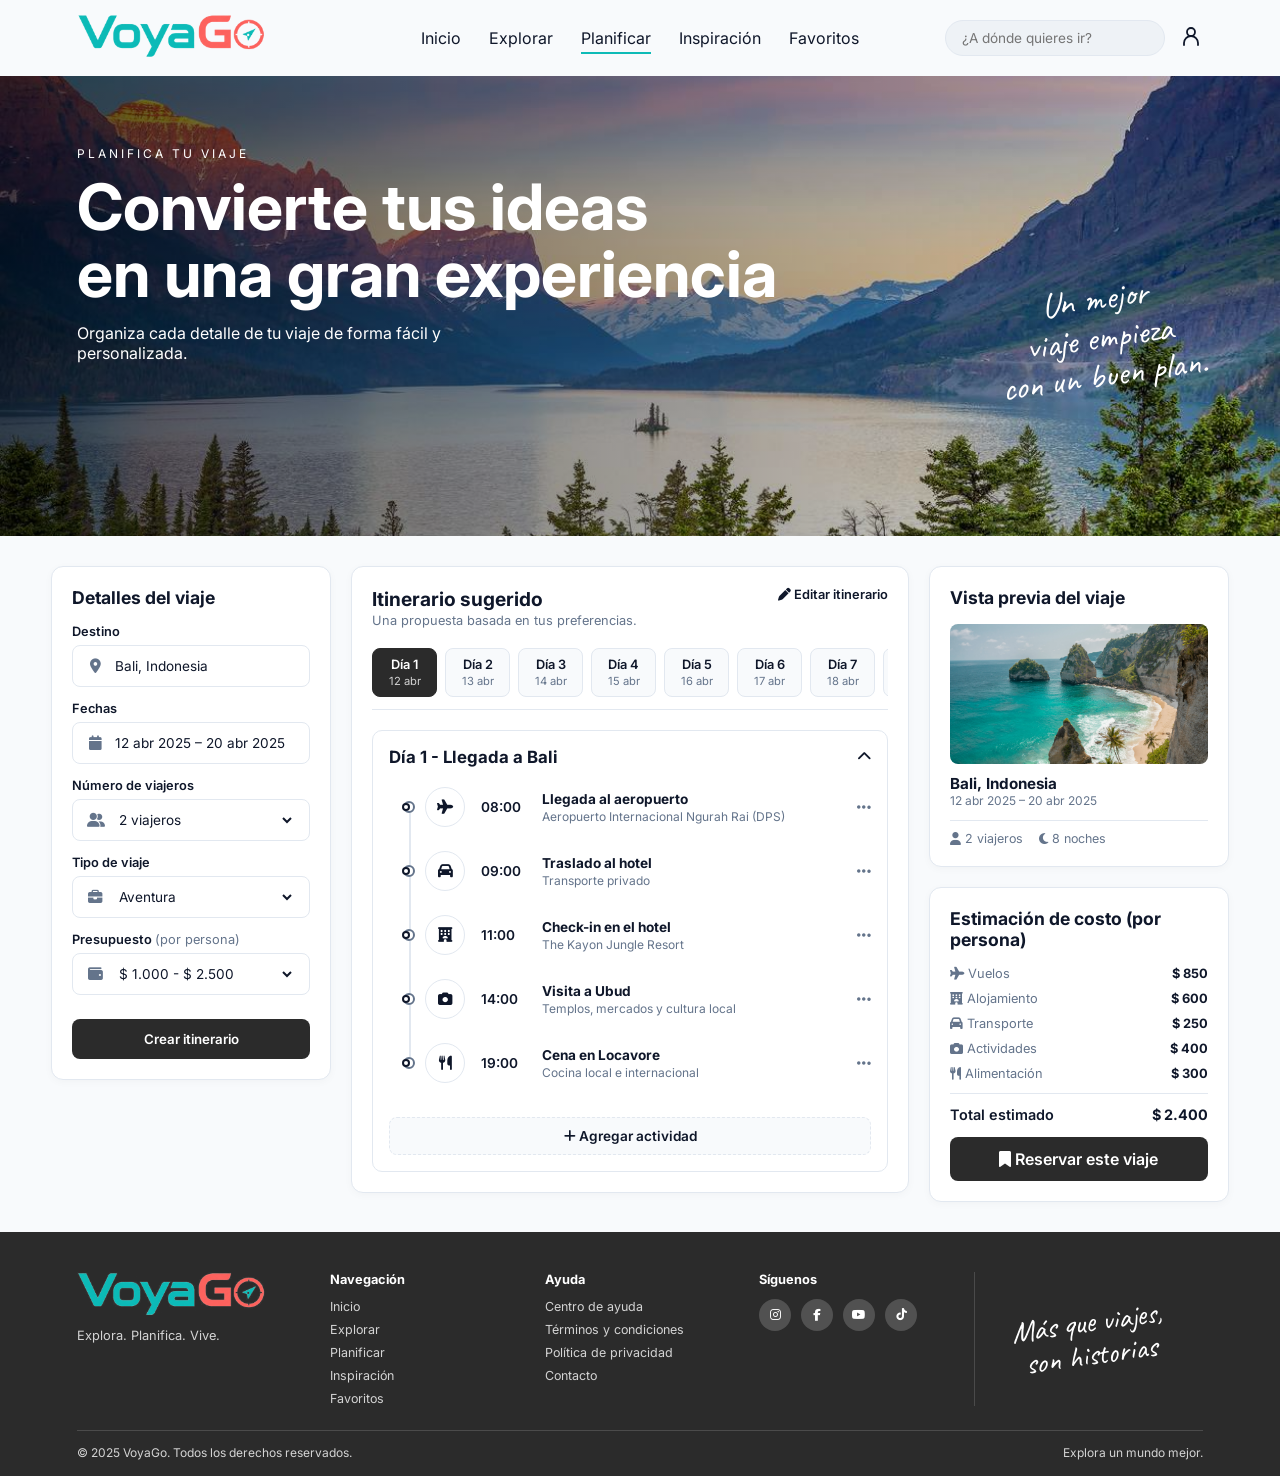
<file: VoyaGo App/SRC/pages/planificar.html>
<!doctype html>
<html lang="es">
  <head>
    <meta charset="UTF-8" />
    <meta name="viewport" content="width=device-width, initial-scale=1.0" />
    <title>Planificar | VoyaGo</title>
    <link rel="stylesheet" href="../styles/style.css" />
    <link href="https://fonts.googleapis.com/css2?family=Inter:wght@400;600;700&display=swap" rel="stylesheet" />
    <link href="https://fonts.googleapis.com/css2?family=Caveat:wght@600&display=swap" rel="stylesheet" />
    <link rel="stylesheet" href="https://cdnjs.cloudflare.com/ajax/libs/font-awesome/6.5.1/css/all.min.css" />
  </head>
  <body>
    <header>
      <a href="../../index.html">
        <img src="../images/logo-voyago.png" alt="VoyaGo" class="logo" />
      </a>
      <nav>
        <ul>
          <li><a href="../../index.html">Inicio</a></li>
          <li><a href="explorar.html">Explorar</a></li>
          <li><a href="planificar.html" class="activo">Planificar</a></li>
          <li><a href="inspiracion.html">Inspiración</a></li>
          <li><a href="favoritos.html">Favoritos</a></li>
        </ul>
      </nav>
      <div class="header__acciones">
        <input type="search" class="header__buscador" placeholder="¿A dónde quieres ir?">
        <a href="perfil.html" class="header__perfil" aria-label="Mi perfil" title="Mi perfil">
  <svg xmlns="http://www.w3.org/2000/svg"
       width="24" height="24" viewBox="0 0 24 24"
       fill="none" stroke="currentColor"
       stroke-width="1.8" stroke-linecap="round"
       stroke-linejoin="round" aria-hidden="true">
    <circle cx="12" cy="8" r="4"/>
    <path d="M5 21v-2a7 7 0 0 1 14 0v2"/>
  </svg>
</a>
      </div>
    </header>

    <main>
      <section class="portada" style="background-image: linear-gradient(90deg, rgba(0, 0, 0, 0.65), rgba(0, 0, 0, 0.1)), url('../images/fondo\ de\ planificar.jpg');">
        <div class="portada__texto">
          <p class="lema">Planifica tu viaje</p>
          <h1>Convierte tus ideas<br>en una gran experiencia</h1>
          <p class="descripcion">
            Organiza cada detalle de tu viaje de forma fácil y personalizada.
          </p>
        </div>
        <p class="portada__frase">Un mejor<br>viaje empieza<br>con un buen plan.</p>
      </section>

      <section class="planificador-layout">
        <!-- Columna 1: Detalles del viaje -->
        <aside class="detalles-viaje">
          <h2>Detalles del viaje</h2>
          <div class="detalle-grupo">
            <label>Destino</label>
            <div class="detalle-input">
              <i class="fa-solid fa-location-dot"></i>
              <input type="text" value="Bali, Indonesia" />
            </div>
          </div>

          <div class="detalle-grupo">
            <label>Fechas</label>
            <div class="detalle-input">
              <i class="fa-solid fa-calendar"></i>
              <input type="text" value="12 abr 2025 – 20 abr 2025" />
            </div>
          </div>

          <div class="detalle-grupo">
            <label>Número de viajeros</label>
            <div class="detalle-input">
              <i class="fa-solid fa-user-group"></i>
              <select>
                <option>2 viajeros</option>
                <option>1 viajero</option>
                <option>3 viajeros</option>
                <option>4+ viajeros</option>
              </select>
            </div>
          </div>

          <div class="detalle-grupo">
            <label>Tipo de viaje</label>
            <div class="detalle-input">
              <i class="fa-solid fa-briefcase"></i>
              <select>
                <option>Aventura</option>
                <option>Relax</option>
                <option>Cultura</option>
                <option>Gastronomía</option>
              </select>
            </div>
          </div>

          <div class="detalle-grupo">
            <label>Presupuesto <span>(por persona)</span></label>
            <div class="detalle-input">
              <i class="fa-solid fa-wallet"></i>
              <select>
                <option>$ 1.000 - $ 2.500</option>
                <option>$ 500 - $ 1.000</option>
                <option>$ 2.500+</option>
              </select>
            </div>
          </div>

          <button class="btn-crear-itinerario">Crear itinerario</button>
        </aside>

        <div class="itinerario-central">
          <div class="itinerario__encabezado">
            <div>
              <h2>Itinerario sugerido</h2>
              <p>Una propuesta basada en tus preferencias.</p>
            </div>
            <button class="btn-editar"><i class="fa-solid fa-pen"></i> Editar itinerario</button>
          </div>

          <div class="dias-tabs">
            <button class="dia-tab activo-dia">
              <span>Día 1</span>
              <small>12 abr</small>
            </button>
            <button class="dia-tab">
              <span>Día 2</span>
              <small>13 abr</small>
            </button>
            <button class="dia-tab">
              <span>Día 3</span>
              <small>14 abr</small>
            </button>
            <button class="dia-tab">
              <span>Día 4</span>
              <small>15 abr</small>
            </button>
            <button class="dia-tab">
              <span>Día 5</span>
              <small>16 abr</small>
            </button>
            <button class="dia-tab">
              <span>Día 6</span>
              <small>17 abr</small>
            </button>
            <button class="dia-tab">
              <span>Día 7</span>
              <small>18 abr</small>
            </button>
            <button class="dia-tab">
              <span>Día 8</span>
              <small>19 abr</small>
            </button>
            <button class="dia-tab">
              <span>Día 9</span>
              <small>20 abr</small>
            </button>
          </div>

          <div class="dia-card">
            <div class="dia-card__titulo">
              <h3>Día 1 - Llegada a Bali</h3>
              <i class="fa-solid fa-chevron-up"></i>
            </div>

            <div class="timeline">
              <div class="timeline-item">
                <span class="punto"></span>
                <div class="icono-actividad"><i class="fa-solid fa-plane"></i></div>
                <span class="hora">08:00</span>
                <div class="actividad-info">
                  <h4>Llegada al aeropuerto</h4>
                  <p>Aeropuerto Internacional Ngurah Rai (DPS)</p>
                </div>
                <i class="fa-solid fa-ellipsis option-dots"></i>
              </div>

              <div class="timeline-item">
                <span class="punto"></span>
                <div class="icono-actividad"><i class="fa-solid fa-car"></i></div>
                <span class="hora">09:00</span>
                <div class="actividad-info">
                  <h4>Traslado al hotel</h4>
                  <p>Transporte privado</p>
                </div>
                <i class="fa-solid fa-ellipsis option-dots"></i>
              </div>

              <div class="timeline-item">
                <span class="punto"></span>
                <div class="icono-actividad"><i class="fa-solid fa-hotel"></i></div>
                <span class="hora">11:00</span>
                <div class="actividad-info">
                  <h4>Check-in en el hotel</h4>
                  <p>The Kayon Jungle Resort</p>
                </div>
                <i class="fa-solid fa-ellipsis option-dots"></i>
              </div>

              <div class="timeline-item">
                <span class="punto"></span>
                <div class="icono-actividad"><i class="fa-solid fa-camera"></i></div>
                <span class="hora">14:00</span>
                <div class="actividad-info">
                  <h4>Visita a Ubud</h4>
                  <p>Templos, mercados y cultura local</p>
                </div>
                <i class="fa-solid fa-ellipsis option-dots"></i>
              </div>

              <div class="timeline-item">
                <span class="punto"></span>
                <div class="icono-actividad"><i class="fa-solid fa-utensils"></i></div>
                <span class="hora">19:00</span>
                <div class="actividad-info">
                  <h4>Cena en Locavore</h4>
                  <p>Cocina local e internacional</p>
                </div>
                <i class="fa-solid fa-ellipsis option-dots"></i>
              </div>
            </div>

            <button class="btn-agregar-actividad">
              <i class="fa-solid fa-plus"></i> Agregar actividad
            </button>
          </div>
        </div>

        <aside class="resumen-viaje">
          <div class="vista-previa-card">
            <h3>Vista previa del viaje</h3>
            <img src="../images/bali2.jpg" alt="Bali" />
            <h4>Bali, Indonesia</h4>
            <p>12 abr 2025 – 20 abr 2025</p>
            <div class="resumen-iconos">
              <span><i class="fa-solid fa-user"></i> 2 viajeros</span>
              <span><i class="fa-solid fa-moon"></i> 8 noches</span>
            </div>
          </div>

          <div class="estimacion-card">
            <h3>Estimación de costo <span>(por persona)</span></h3>
            <ul>
              <li><span><i class="fa-solid fa-plane"></i> Vuelos</span> <strong>$ 850</strong></li>
              <li><span><i class="fa-solid fa-hotel"></i> Alojamiento</span> <strong>$ 600</strong></li>
              <li><span><i class="fa-solid fa-car"></i> Transporte</span> <strong>$ 250</strong></li>
              <li><span><i class="fa-solid fa-camera"></i> Actividades</span> <strong>$ 400</strong></li>
              <li><span><i class="fa-solid fa-utensils"></i> Alimentación</span> <strong>$ 300</strong></li>
            </ul>
            <div class="total-estimado">
              <span>Total estimado</span>
              <strong>$ 2.400</strong>
            </div>
            <a href="reserva.html" class="btn-guardar-plan">
              <i class="fa-solid fa-bookmark"></i> Reservar este viaje
            </a>
          </div>
        </aside>
      </section>
    </main>

    <footer class="pie">
      <div class="pie__contenido">
        <div class="pie__marca">
          <img src="../images/logo-voyago.png" alt="VoyaGo" class="logo" />
          <p>Explora. Planifica. Vive.</p>
        </div>

        <div class="pie__columna">
          <h4>Navegación</h4>
          <ul>
            <li><a href="../../index.html">Inicio</a></li>
            <li><a href="explorar.html">Explorar</a></li>
            <li><a href="planificar.html">Planificar</a></li>
            <li><a href="inspiracion.html">Inspiración</a></li>
            <li><a href="favoritos.html">Favoritos</a></li>
          </ul>
        </div>

        <div class="pie__columna">
          <h4>Ayuda</h4>
          <ul>
            <li><a href="#">Centro de ayuda</a></li>
            <li><a href="#">Términos y condiciones</a></li>
            <li><a href="#">Política de privacidad</a></li>
            <li><a href="#">Contacto</a></li>
          </ul>
        </div>

        <div class="pie__columna">
          <h4>Síguenos</h4>
          <div class="pie__redes">
            <a href="#" aria-label="Instagram"><i class="fa-brands fa-instagram"></i></a>
            <a href="#" aria-label="Facebook"><i class="fa-brands fa-facebook-f"></i></a>
            <a href="#" aria-label="YouTube"><i class="fa-brands fa-youtube"></i></a>
            <a href="#" aria-label="TikTok"><i class="fa-brands fa-tiktok"></i></a>
          </div>
        </div>
        <div class="pie__cierre">
          <p class="pie__frase">Más que viajes,<br>son historias</p>
        </div>
      </div>
      <div class="pie__legal">
        <p>© 2025 VoyaGo. Todos los derechos reservados.</p>
        <p>Explora un mundo mejor.</p>
      </div>
    </footer>
  </body>
</html>
</file>
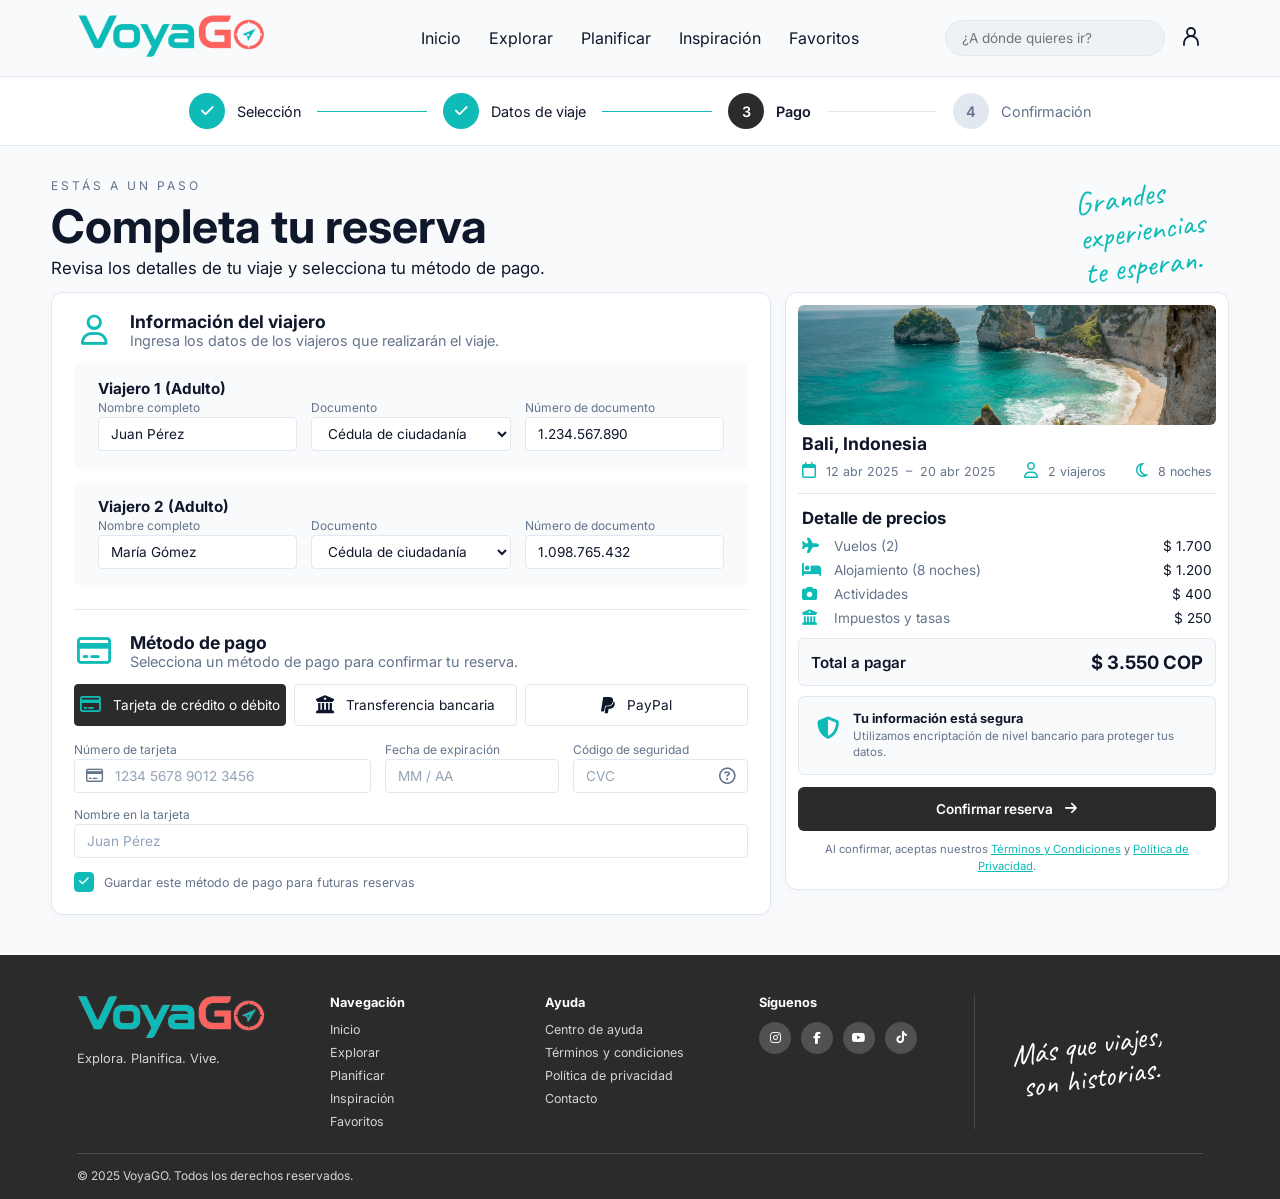
<file: VoyaGo App/SRC/pages/reserva.html>
<!doctype html>
<html lang="es">
  <head>
    <meta charset="UTF-8" />
    <meta name="viewport" content="width=device-width, initial-scale=1.0" />
    <title>Reserva | VoyaGo</title>
    <link rel="stylesheet" href="../styles/style.css" />
    <link href="https://fonts.googleapis.com/css2?family=Inter:wght@400;600;700&display=swap" rel="stylesheet" />
    <link href="https://fonts.googleapis.com/css2?family=Caveat:wght@600&display=swap" rel="stylesheet" />
    <link rel="stylesheet" href="https://cdnjs.cloudflare.com/ajax/libs/font-awesome/6.5.1/css/all.min.css" />
  </head>
  <body>
    <header>
      <a href="../../index.html">
        <img src="../images/logo-voyago.png" alt="VoyaGo" class="logo" />
      </a>
      <nav>
        <ul>
          <li><a href="../../index.html">Inicio</a></li>
          <li><a href="explorar.html">Explorar</a></li>
          <li><a href="planificar.html">Planificar</a></li>
          <li><a href="inspiracion.html">Inspiración</a></li>
          <li><a href="favoritos.html">Favoritos</a></li>
        </ul>
      </nav>
      <div class="header__acciones">
        <input type="search" class="header__buscador" placeholder="¿A dónde quieres ir?">
        <a href="perfil.html" class="header__perfil" aria-label="Mi perfil" title="Mi perfil">
          <svg xmlns="http://www.w3.org/2000/svg"
               width="24" height="24" viewBox="0 0 24 24"
               fill="none" stroke="currentColor"
               stroke-width="1.8" stroke-linecap="round"
               stroke-linejoin="round" aria-hidden="true">
            <circle cx="12" cy="8" r="4"/>
            <path d="M5 21v-2a7 7 0 0 1 14 0v2"/>
          </svg>
        </a>
      </div>
    </header>

    <div class="rv-pasos">
      <ol class="rv-pasos__lista">
        <li class="rv-paso rv-paso--hecho">
          <span class="rv-paso__num"><i class="fa-solid fa-check"></i></span>
          <span class="rv-paso__texto">Selección</span>
        </li>
        <li class="rv-paso__linea rv-paso__linea--hecha"></li>
        <li class="rv-paso rv-paso--hecho">
          <span class="rv-paso__num"><i class="fa-solid fa-check"></i></span>
          <span class="rv-paso__texto">Datos de viaje</span>
        </li>
        <li class="rv-paso__linea rv-paso__linea--hecha"></li>
        <li class="rv-paso rv-paso--actual">
          <span class="rv-paso__num">3</span>
          <span class="rv-paso__texto">Pago</span>
        </li>
        <li class="rv-paso__linea"></li>
        <li class="rv-paso">
          <span class="rv-paso__num">4</span>
          <span class="rv-paso__texto">Confirmación</span>
        </li>
      </ol>
    </div>

    <main class="rv">
      <section class="rv-titulo">
        <p class="lema">Estás a un paso</p>
        <h1>Completa tu reserva</h1>
        <p class="rv-titulo__sub">Revisa los detalles de tu viaje y selecciona tu método de pago.</p>
        <p class="rv-titulo__frase">Grandes<br>experiencias<br>te esperan.</p>
      </section>

      <section class="rv-layout">
        <div class="rv-form">
          <div class="rv-bloque__encabezado">
            <i class="fa-regular fa-user"></i>
            <div>
              <h2>Información del viajero</h2>
              <p>Ingresa los datos de los viajeros que realizarán el viaje.</p>
            </div>
          </div>

          <div class="rv-viajero">
            <h3>Viajero 1 (Adulto)</h3>
            <div class="rv-fila">
              <div class="rv-campo">
                <label for="nombre1">Nombre completo</label>
                <input type="text" id="nombre1" value="Juan Pérez" />
              </div>
              <div class="rv-campo">
                <label for="doc1">Documento</label>
                <select id="doc1">
                  <option>Cédula de ciudadanía</option>
                  <option>Pasaporte</option>
                  <option>Cédula de extranjería</option>
                </select>
              </div>
              <div class="rv-campo">
                <label for="num1">Número de documento</label>
                <input type="text" id="num1" value="1.234.567.890" />
              </div>
            </div>
          </div>

          <div class="rv-viajero">
            <h3>Viajero 2 (Adulto)</h3>
            <div class="rv-fila">
              <div class="rv-campo">
                <label for="nombre2">Nombre completo</label>
                <input type="text" id="nombre2" value="María Gómez" />
              </div>
              <div class="rv-campo">
                <label for="doc2">Documento</label>
                <select id="doc2">
                  <option>Cédula de ciudadanía</option>
                  <option>Pasaporte</option>
                  <option>Cédula de extranjería</option>
                </select>
              </div>
              <div class="rv-campo">
                <label for="num2">Número de documento</label>
                <input type="text" id="num2" value="1.098.765.432" />
              </div>
            </div>
          </div>

          <div class="rv-bloque__encabezado rv-bloque__encabezado--pago">
            <i class="fa-regular fa-credit-card"></i>
            <div>
              <h2>Método de pago</h2>
              <p>Selecciona un método de pago para confirmar tu reserva.</p>
            </div>
          </div>

          <div class="rv-metodos">
            <label class="rv-metodo"><input type="radio" name="rv-metodo" class="oculto" checked />
              <i class="fa-regular fa-credit-card"></i> Tarjeta de crédito o débito
            </label>
            <label class="rv-metodo"><input type="radio" name="rv-metodo" class="oculto" />
              <i class="fa-solid fa-building-columns"></i> Transferencia bancaria
            </label>
            <label class="rv-metodo"><input type="radio" name="rv-metodo" class="oculto" />
              <i class="fa-brands fa-paypal"></i> PayPal
            </label>
          </div>

          <div class="rv-tarjeta">
            <div class="rv-campo rv-campo--num">
              <label for="tarjeta">Número de tarjeta</label>
              <div class="rv-input-icono">
                <i class="fa-regular fa-credit-card"></i>
                <input type="text" id="tarjeta" placeholder="1234 5678 9012 3456" />
              </div>
            </div>
            <div class="rv-campo rv-campo--exp">
              <label for="exp">Fecha de expiración</label>
              <input type="text" id="exp" placeholder="MM / AA" />
            </div>
            <div class="rv-campo rv-campo--cvc">
              <label for="cvc">Código de seguridad</label>
              <div class="rv-input-icono rv-input-icono--der">
                <input type="text" id="cvc" placeholder="CVC" />
                <i class="fa-regular fa-circle-question"></i>
              </div>
            </div>
            <div class="rv-campo rv-campo--nombre">
              <label for="titular">Nombre en la tarjeta</label>
              <input type="text" id="titular" placeholder="Juan Pérez" />
            </div>
          </div>

          <label class="rv-guardar">
            <input type="checkbox" checked />
            <span class="rv-guardar__caja"><i class="fa-solid fa-check"></i></span>
            Guardar este método de pago para futuras reservas
          </label>
        </div>

        <aside class="rv-resumen">
          <img src="../images/bali2.jpg" alt="Bali" class="rv-resumen__img" />
          <h3 class="rv-resumen__destino">Bali, Indonesia</h3>
          <div class="rv-resumen__datos">
            <span><i class="fa-regular fa-calendar"></i> 12 abr 2025 &nbsp;–&nbsp; 20 abr 2025</span>
            <span><i class="fa-regular fa-user"></i> 2 viajeros</span>
            <span><i class="fa-regular fa-moon"></i> 8 noches</span>
          </div>

          <h3 class="rv-resumen__titulo">Detalle de precios</h3>
          <ul class="rv-precios">
            <li><span><i class="fa-solid fa-plane"></i> Vuelos (2)</span> <strong>$ 1.700</strong></li>
            <li><span><i class="fa-solid fa-bed"></i> Alojamiento (8 noches)</span> <strong>$ 1.200</strong></li>
            <li><span><i class="fa-solid fa-camera"></i> Actividades</span> <strong>$ 400</strong></li>
            <li><span><i class="fa-solid fa-building-columns"></i> Impuestos y tasas</span> <strong>$ 250</strong></li>
          </ul>

          <div class="rv-total">
            <span>Total a pagar</span>
            <strong>$ 3.550 COP</strong>
          </div>

          <div class="rv-seguro">
            <i class="fa-solid fa-shield-halved"></i>
            <div>
              <strong>Tu información está segura</strong>
              <p>Utilizamos encriptación de nivel bancario para proteger tus datos.</p>
            </div>
          </div>

          <button type="button" class="rv-confirmar">
            Confirmar reserva <i class="fa-solid fa-arrow-right"></i>
          </button>
          <p class="rv-legal">
            Al confirmar, aceptas nuestros <a href="#">Términos y Condiciones</a> y <a href="#">Política de Privacidad</a>.
          </p>
        </aside>
      </section>
    </main>

    <footer class="pie">
      <div class="pie__contenido">
        <div class="pie__marca">
          <img src="../images/logo-voyago.png" alt="VoyaGo" class="logo" />
          <p>Explora. Planifica. Vive.</p>
        </div>

        <div class="pie__columna">
          <h4>Navegación</h4>
          <ul>
            <li><a href="../../index.html">Inicio</a></li>
            <li><a href="explorar.html">Explorar</a></li>
            <li><a href="planificar.html">Planificar</a></li>
            <li><a href="inspiracion.html">Inspiración</a></li>
            <li><a href="favoritos.html">Favoritos</a></li>
          </ul>
        </div>

        <div class="pie__columna">
          <h4>Ayuda</h4>
          <ul>
            <li><a href="#">Centro de ayuda</a></li>
            <li><a href="#">Términos y condiciones</a></li>
            <li><a href="#">Política de privacidad</a></li>
            <li><a href="#">Contacto</a></li>
          </ul>
        </div>

        <div class="pie__columna">
          <h4>Síguenos</h4>
          <div class="pie__redes">
            <a href="#" aria-label="Instagram"><i class="fa-brands fa-instagram"></i></a>
            <a href="#" aria-label="Facebook"><i class="fa-brands fa-facebook-f"></i></a>
            <a href="#" aria-label="YouTube"><i class="fa-brands fa-youtube"></i></a>
            <a href="#" aria-label="TikTok"><i class="fa-brands fa-tiktok"></i></a>
          </div>
        </div>
        <div class="pie__cierre">
          <p class="pie__frase">Más que viajes,<br>son historias.</p>
        </div>
      </div>
      <div class="pie__legal">
        <p>© 2025 VoyaGO. Todos los derechos reservados.</p>
      </div>
    </footer>

  </body>
</html>
</file>
<file: VoyaGo App/SRC/styles/style.css>
:root {
  --primario: #0EBBB7;
  --acento: #FD635E;
  --texto: #0F172A;
  --texto-secundario: #64748B;
  --fondo: #F8FAFC;
  --fondo-tarjeta: #FFFFFF;
  --borde: #E2E8F0;
}

*{
  margin: 0;
  padding: 0;
  box-sizing: border-box;}
body {
  font-family: "Inter", Arial, sans-serif;
  color: var(--texto);
  background: var(--fondo);
}
.logo {
  height: 44px;
}


header {
  display: grid;
  grid-template-columns: 1fr auto 1fr;
  align-items: center;
  padding: 14px 6%;
}

.header__acciones {
  display: flex;
  justify-content: flex-end;
  align-items: center;
  gap: 14px;
}

nav ul {
  display: flex;
  gap: 28px;
  list-style: none;
}

a {
  text-decoration: none;
  color: var(--texto);
}


.portada{
  padding: 70px 6%;
  min-height: 460px;
  background-color: #3a3a3a;
  background-image:
    linear-gradient(90deg, rgba(0, 0, 0, 0.65), rgba(0, 0, 0, 0.1)),
    url("../images/portada.png");
  background-size: cover;
  background-position: center;
  color: white;
   position: relative;
}

.lema{
 font-size: 0.75rem;
  letter-spacing: 3px;
  text-transform: uppercase;
}

.descripcion{
  max-width: 380px;
}

.portada h1 {
  font-size: 4rem;
  line-height: 1.05;
  margin: 12px 0 16px;
}

.portada h1 span {
  display: block;
  color: #bdbdbd;
}

 .buscador {
  display: flex;
  align-items: center;
  gap: 8px;
  background-color: white;
  color: #1a1a1a;
  padding: 10px;
  border-radius: 12px;
  max-width: 880px;
  margin-top: 40px;
}

.campo {
  flex: 1;
  display: flex;
  align-items: center;
  gap: 10px;
  padding: 10px 14px;
}
.campo + .campo {
  border-left: 1px solid #ececec;
}
.campo:first-of-type {
  flex: 1.5;
}
.campo input,
.campo select {
  width: 100%;
  border: none;
  background: transparent;
  font-size: 0.85rem;
}

.campo input:focus,
.campo select:focus {
  outline: none;
}
  
.btn-buscar {
  padding: 14px 40px;
  border: none;
  border-radius: 10px;
  background-color: #1a1a1a;
  color: white;
  font-weight: 600;
  cursor: pointer;
}

.btn-buscar:hover {
  background-color: hsl(185, 75%, 35%);
}

.ventajas {
  display: grid;
  grid-template-columns: repeat(4, 1fr);
  gap: 24px;
  padding: 28px 6%;
  background-color: #f5f5f5;
}

.ventaja {
  display: flex;
  align-items: center;
  gap: 14px;
}

.ventaja-icono {
  flex-shrink: 0;
  display: grid;
  place-items: center;
  width: 46px;
  height: 46px;
  border-radius: 50%;
  background-color: #ececec;
  font-size: 1.1rem;
}

.destinos {
  padding: 40px 6%;
}

.destinos__encabezado {
  display: flex;
  justify-content: space-between;
  align-items: flex-end;
  margin-bottom: 20px;
}

.destinos__encabezado h2 {
  font-size: 28px;
  margin: 0;
}

.destinos__encabezado p {
  margin: 4px 0 0;
  color: var(--texto-secundario);
  font-size: 14px;
}

.destinos__encabezado a {
  color: var(--primario);
  font-size: 14px;
  text-decoration: none;
}

.destinos__tarjetas {
  display: grid;
  grid-template-columns: repeat(5, 1fr);
  gap: 16px;
}

.tarjeta {
  background: var(--fondo-tarjeta);
  border: 1px solid var(--borde);
  border-radius: 12px;
  overflow: hidden;
}

.tarjeta__imagen {
  position: relative;
}

.tarjeta__imagen img {
  width: 100%;
  height: 150px;
  object-fit: cover;
  display: block;
}

.tarjeta__favorito {
  position: absolute;
  top: 10px;
  right: 10px;
  width: 30px;
  height: 30px;
  border: none;
  border-radius: 50%;
  background: #fff;
  cursor: pointer;
  font-size: 16px;
  color: var(--acento);
}

.tarjeta__info {
  padding: 12px;
}

.tarjeta__info h3 {
  margin: 0;
  font-size: 15px;
}

.tarjeta__pais {
  margin: 2px 0 8px;
  color: var(--texto-secundario);
  font-size: 13px;
}

.tarjeta__rating {
  margin: 0;
  font-size: 13px;
  font-weight: bold;
}

.tarjeta__rating span {
  color: var(--texto-secundario);
  font-weight: normal;
}

.banner {
  background: url("../images/fondo2.png") center / cover no-repeat;
  color: #fff;
  padding: 70px 6%;
 display: flex;
  justify-content: space-between;
  align-items: center;
}

.btn-secundario {
  display: inline-block;
  margin-top: 20px;
  padding: 12px 24px;
  color: #fff;
  background: rgba(255, 255, 255, 0.15);
  border: 1px solid rgba(255, 255, 255, 0.4);
  border-radius: 10px;
  font-weight: 600;
}

button, input, select {
  font-family: inherit;
}

.header__buscador {
  width: 220px;
  padding: 9px 16px;
  border: 1px solid var(--borde);
  border-radius: 999px;
  background: #EEF2F6;
  font-size: 0.85rem;
  color: var(--texto);
}

.header__buscador:focus {
  outline: none;
  border-color: var(--primario);
}

.header__perfil {
  font-size: 1.4rem;
}

.activo {
  border-bottom: 2px solid var(--primario);
  padding-bottom: 4px;
}

.banner__frase {
  font-family: "Caveat", cursive;
  font-size: 2.2rem;
  line-height: 1.1;
  text-align: center;
  transform: rotate(-8deg);
}

.portada__frase {
  position: absolute;
  right: 6%;
  bottom: 140px;
  font-family: "Caveat", cursive;
  font-size: 2.2rem;
  line-height: 1.1;
  text-align: center;
  transform: rotate(-8deg);
}

.banner__etiqueta {
  display: block;
  font-size: 0.7rem;
  letter-spacing: 3px;
  margin-bottom: 12px;
  opacity: 0.85;
}

.banner h2 {
  font-size: 2.2rem;
  line-height: 1.1;
  margin-bottom: 14px;
}

.banner__contenido p {
  max-width: 420px;
  font-size: 0.95rem;
  line-height: 1.5;
}

.explorar-portada {
  display: flex;
  justify-content: space-between;
  align-items: center;
  min-height: 200px;
  padding: 36px 6%;
  background-color: #cfd3d8;
  background-image:
    linear-gradient(90deg, rgba(248, 250, 252, 0.9) 0%, rgba(248, 250, 252, 0.35) 55%, rgba(248, 250, 252, 0) 100%),
    url("../images/explorar.png.jpg");
  background-size: cover;
  background-position: center 60%;
}

.explorar-portada h1 {
  font-size: 3rem;
  line-height: 1.05;
  margin: 8px 0 12px;
}

.explorar-portada .descripcion {
  max-width: 400px;
  line-height: 1.5;
}

.explorar-portada__frase {
  font-family: "Caveat", cursive;
  font-size: 1.9rem;
  line-height: 1.15;
  color: #fff;
  transform: rotate(-8deg);
  margin-right: 4%;
}

.explorar {
  display: grid;
  grid-template-columns: 310px 1fr;
  gap: 24px;
  padding: 28px 6% 48px;
  align-items: start;
}

.filtros__buscador {
  display: flex;
  align-items: center;
  gap: 10px;
  padding: 12px 14px;
  margin-bottom: 14px;
  background: var(--fondo-tarjeta);
  border: 1px solid var(--borde);
  border-radius: 12px;
}

.filtros__buscador input {
  width: 100%;
  border: none;
  background: transparent;
  font-size: 0.82rem;
  color: var(--texto);
}

.filtros__buscador input:focus {
  outline: none;
}

.filtros__panel {
  background: var(--fondo-tarjeta);
  border: 1px solid var(--borde);
  border-radius: 12px;
  padding: 8px 20px 20px;
}

.filtro {
  padding: 16px 0;
  border-bottom: 1px solid var(--borde);
}

.filtro summary {
  display: flex;
  justify-content: space-between;
  align-items: center;
  font-weight: 600;
  font-size: 0.9rem;
  cursor: pointer;
  list-style: none;
}

.filtro summary::-webkit-details-marker {
  display: none;
}

.filtro summary::after {
  content: "";
  width: 8px;
  height: 8px;
  margin-right: 4px;
  border-right: 2px solid var(--texto);
  border-bottom: 2px solid var(--texto);
  transform: rotate(45deg);      
  transition: transform 0.2s;
}

.filtro[open] summary::after {
  transform: rotate(-135deg);     
}

.filtro__opciones {
  display: grid;
  grid-template-columns: 1fr 1fr;
  gap: 10px 12px;
  margin-top: 14px;
}

.filtro__opciones label {
  display: flex;
  align-items: center;
  gap: 8px;
  font-size: 0.8rem;
  color: var(--texto-secundario);
  cursor: pointer;
}

.filtro__opciones input[type="checkbox"] {
  width: 15px;
  height: 15px;
  accent-color: var(--primario);
}

.filtro--presupuesto {
  border-bottom: none;
}

.filtro--presupuesto h3 {
  font-size: 0.9rem;
  margin-bottom: 14px;
}

.filtro--presupuesto h3 span {
  font-weight: 400;
  color: var(--texto-secundario);
}

.filtro--presupuesto input[type="range"] {
  width: 100%;
  accent-color: var(--texto);
}

.rango__valores {
  display: flex;
  justify-content: space-between;
  margin-top: 6px;
  font-size: 0.75rem;
  color: var(--texto-secundario);
}

.filtros__limpiar {
  margin-top: 18px;
  border: none;
  background: none;
  font-size: 0.8rem;
  color: var(--texto-secundario);
  cursor: pointer;
}

.filtros__limpiar:hover {
  color: var(--primario);
}

.resultados__encabezado {
  display: flex;
  justify-content: space-between;
  align-items: center;
  margin-bottom: 16px;
}

.resultados__encabezado h2 {
  font-size: 1.4rem;
}

.resultados__encabezado h2 span {
  font-size: 0.8rem;
  font-weight: 400;
  color: var(--texto-secundario);
}

.resultados__orden {
  display: flex;
  align-items: center;
  gap: 8px;
  font-size: 0.8rem;
}

.resultados__orden select {
  padding: 8px 12px;
  border: 1px solid var(--borde);
  border-radius: 8px;
  background: var(--fondo-tarjeta);
  font-size: 0.8rem;
  color: var(--texto);
  cursor: pointer;
}

.resultados__tarjetas {
  display: grid;
  grid-template-columns: repeat(4, 1fr);
  gap: 18px;
}

.tarjeta__etiquetas {
  display: flex;
  justify-content: space-between;
  gap: 8px;
  margin-top: 12px;
  padding-top: 10px;
  border-top: 1px solid var(--borde);
  list-style: none;
  font-size: 0.72rem;
  color: var(--texto-secundario);
}

.tarjeta {
  transition: box-shadow 0.2s, transform 0.2s;
}

.tarjeta:hover {
  box-shadow: 0 8px 20px rgba(15, 23, 42, 0.08);
  transform: translateY(-2px);
}


.paginacion {
  display: flex;
  justify-content: center;
  align-items: center;
  gap: 10px;
  margin-top: 32px;
}

.paginacion a {
  display: grid;
  place-items: center;
  min-width: 38px;
  height: 38px;
  border-radius: 8px;
  font-size: 0.85rem;
}

.paginacion__flecha {
  border: 1px solid var(--borde);
  background: var(--fondo-tarjeta);
}

.paginacion__pagina:hover,
.paginacion__flecha:hover {
  background: #EEF2F6;
}

.explorar > .paginacion {
  grid-column: 2;
}

.paginacion {
  width: 100%;
  justify-content: center;
}


.pie {
  background: #2b2b2b;
  color: #fff;
  padding: 40px 6% 16px;
}

.pie a {
  color: #d4d4d4;
}

.pie a:hover {
  color: var(--primario);
}

.pie__contenido {
  display: grid;
  grid-template-columns: 1.2fr 1fr 1fr 1fr 1.2fr;
  gap: 24px;
  padding-bottom: 24px;
  border-bottom: 1px solid rgba(255, 255, 255, 0.15);
}

.pie__marca p {
  margin-top: 8px;
  font-size: 0.8rem;
  color: #d4d4d4;
}

.pie__columna h4 {
  font-size: 0.8rem;
  margin-bottom: 12px;
}

.pie__columna ul {
  list-style: none;
  display: grid;
  gap: 8px;
  font-size: 0.78rem;
}

.pie__redes {
  display: flex;
  gap: 10px;
}

.pie__redes a {
  display: grid;
  place-items: center;
  width: 32px;
  height: 32px;
  border-radius: 50%;
  background: rgba(255, 255, 255, 0.18);
  font-size: 0.75rem;
  font-weight: 700;
  color: #fff;
}

.pie__frase {
  font-family: "Caveat", cursive;
  font-size: 1.9rem;
  line-height: 1.1;
  text-align: center;
  transform: rotate(-8deg);
  align-self: center;
}

.pie__cierre {
  display: grid;
  place-items: center;
  border-left: 1px solid rgba(255, 255, 255, 0.15);
}

.pie__legal {
  display: flex;
  justify-content: space-between;
  padding-top: 14px;
  font-size: 0.75rem;
  color: #d4d4d4;
}

.paginacion__pagina--activa,
.paginacion__pagina--activa:hover {
  background: #1a1a1a;
  color: #fff;
}

.rango {
  position: relative;
  height: 22px;
  margin-top: 4px;
}

.rango__pista {
  position: absolute;
  top: 50%;
  left: 0;
  right: 0;
  height: 3px;
  transform: translateY(-50%);
  background: var(--texto);
  border-radius: 2px;
}

.rango input[type="range"] {
  position: absolute;
  inset: 0;
  width: 100%;
  height: 22px;
  margin: 0;
  background: none;
  pointer-events: none;
  -webkit-appearance: none;
  appearance: none;
}

.rango input[type="range"]::-webkit-slider-runnable-track {
  background: transparent;
}

.rango input[type="range"]::-webkit-slider-thumb {
  -webkit-appearance: none;
  width: 16px;
  height: 16px;
  border-radius: 50%;
  background: var(--texto);
  border: 2px solid #fff;
  box-shadow: 0 0 0 1px var(--texto);
  pointer-events: auto;
  cursor: pointer;
}

.rango input[type="range"]::-moz-range-thumb {
  width: 12px;
  height: 12px;
  border-radius: 50%;
  background: var(--texto);
  border: 2px solid #fff;
  pointer-events: auto;
  cursor: pointer;
}
.tarjeta {
  transition: box-shadow 0.2s, transform 0.2s;
}

.tarjeta:hover {
  box-shadow: 0 8px 20px rgba(15, 23, 42, 0.08);
  transform: translateY(-2px);
}

.explorar > .paginacion {
  grid-column: 2;
}
.timeline {
  position: relative;
}

.timeline::before {
  content: "";
  position: absolute;
  top: 8px;
  bottom: 8px;
  left: 17px;
  width: 2px;
  background: var(--borde);
  z-index: 1;
}

.timeline-item {
  position: relative;
  z-index: 2;
}

.punto {
  position: absolute;
  left: 17px;
  top: 50%;
  transform: translate(-50%, -50%);
  width: 8px;
  height: 8px;
  background: var(--fondo-tarjeta);
  border: 2px solid var(--texto);
  border-radius: 50%;
  z-index: 3;
}

.icono-actividad {
  position: relative;
  z-index: 3;
  background: var(--fondo-tarjeta) !important;
}
.planificador-layout {
  display: grid;
  grid-template-columns: 280px minmax(0, 1fr) 300px;
  gap: 20px;
  padding: 30px 4%;
  align-items: start;
  max-width: 1600px;
  margin: 0 auto;
}

.detalles-viaje,
.itinerario-central,
.vista-previa-card,
.estimacion-card {
  background: var(--fondo-tarjeta);
  border: 1px solid var(--borde);
  border-radius: 12px;
  padding: 18px;
  box-shadow: 0 2px 8px rgba(15, 23, 42, 0.03);
}

.detalles-viaje h2,
.resumen-viaje h3,
.estimacion-card h3 {
  font-size: 1rem;
  margin-bottom: 16px;
  color: var(--texto);
}

.detalle-grupo {
  margin-bottom: 14px;
}

.detalle-grupo label {
  display: block;
  font-size: 0.8rem;
  font-weight: 600;
  margin-bottom: 6px;
  color: var(--texto);
}

.detalle-grupo label span {
  font-weight: 400;
  color: var(--texto-secundario);
}

.detalle-input {
  display: flex;
  align-items: center;
  gap: 10px;
  min-height: 42px;
  padding: 9px 12px;
  background: var(--fondo-tarjeta);
  border: 1px solid var(--borde);
  border-radius: 8px;
  color: var(--texto-secundario);
}

.detalle-input i {
  flex-shrink: 0;
  width: 16px;
  text-align: center;
  font-size: 0.9rem;
  color: var(--texto-secundario);
}

.detalle-input input,
.detalle-input select {
  width: 100%;
  min-width: 0;
  border: none;
  outline: none;
  background: transparent;
  font-family: inherit;
  font-size: 0.82rem;
  color: var(--texto);
}

.detalle-input select {
  cursor: pointer;
}

.detalles-viaje, 
.itinerario-central, 
.vista-previa-card, 
.estimacion-card {
  background: var(--fondo-tarjeta);
  border: 1px solid var(--borde);
  border-radius: 12px;
  padding: 20px;
}

.detalles-viaje h2, 
.resumen-viaje h3,
.estimacion-card h3 {
  font-size: 1.1rem;
  margin-bottom: 16px;
  color: var(--texto);
}

.detalle-grupo {
  margin-bottom: 14px;
}

.detalle-grupo label {
  display: block;
  font-size: 0.8rem;
  font-weight: 600;
  margin-bottom: 6px;
  color: var(--texto);
}

.detalle-grupo label span {
  font-weight: 400;
  color: var(--texto-secundario);
}

.btn-crear-itinerario, 
.btn-guardar-plan {
  width: 100%;
  padding: 12px;
  background: #2b2b2b;
  color: #fff;
  border: none;
  border-radius: 8px;
  font-weight: 600;
  cursor: pointer;
  margin-top: 10px;
  font-family: inherit;
}

.btn-crear-itinerario:hover, 
.btn-guardar-plan:hover {
  background: var(--primario);
}

.itinerario__encabezado {
  display: flex;
  justify-content: space-between;
  align-items: flex-start;
  margin-bottom: 20px;
}

.itinerario__encabezado h2 {
  font-size: 1.2rem;
  margin: 0;
}

.itinerario__encabezado p {
  font-size: 0.8rem;
  color: var(--texto-secundario);
  margin-top: 2px;
}

.btn-editar {
  background: transparent;
  border: none;
  font-size: 0.8rem;
  font-weight: 600;
  cursor: pointer;
  color: var(--texto);
  font-family: inherit;
}

.dias-tabs {
  display: flex;
  gap: 8px;
  overflow-x: auto;
  padding-bottom: 12px;
  margin-bottom: 20px;
  border-bottom: 1px solid var(--borde);
}

.dia-tab {
  background: var(--fondo);
  border: 1px solid var(--borde);
  border-radius: 8px;
  padding: 8px 14px;
  text-align: center;
  cursor: pointer;
  min-width: 65px;
  font-family: inherit;
}

.dia-tab span {
  display: block;
  font-size: 0.8rem;
  font-weight: 600;
  color: var(--texto);
}

.dia-tab small {
  font-size: 0.7rem;
  color: var(--texto-secundario);
}

.dia-tab.activo-dia {
  background: #2b2b2b;
  color: #fff;
  border-color: #2b2b2b;
}

.dia-tab.activo-dia span {
  color: #fff;
}

.dia-tab.activo-dia small {
  color: #d4d4d4;
}

.dia-card {
  border: 1px solid var(--borde);
  border-radius: 10px;
  padding: 16px;
}

.dia-card__titulo {
  display: flex;
  justify-content: space-between;
  align-items: center;
  font-size: 0.9rem;
  margin-bottom: 20px;
  color: var(--texto);
}

.timeline-item {
  display: flex;
  align-items: center;
  gap: 16px;
  position: relative;
  z-index: 2;
  margin-bottom: 20px;
}

.hora {
  font-size: 0.85rem;
  font-weight: 600;
  min-width: 45px;
  color: var(--texto);
}

.actividad-info h4 {
  font-size: 0.85rem;
  margin: 0;
  color: var(--texto);
}

.actividad-info p {
  font-size: 0.75rem;
  color: var(--texto-secundario);
  margin: 2px 0 0;
}

.option-dots {
  margin-left: auto;
  color: var(--texto-secundario);
  cursor: pointer;
}

.btn-agregar-actividad {
  width: 100%;
  padding: 10px;
  background: var(--fondo);
  border: 1px dashed var(--borde);
  border-radius: 8px;
  font-size: 0.85rem;
  font-weight: 600;
  color: var(--texto);
  cursor: pointer;
  margin-top: 10px;
  font-family: inherit;
}

.btn-agregar-actividad:hover {
  background: #eef2f6;
}

.resumen-viaje {
  display: flex;
  flex-direction: column;
  gap: 20px;
}

.vista-previa-card img {
  width: 100%;
  height: 140px;
  object-fit: cover;
  border-radius: 8px;
  margin: 12px 0 10px;
  display: block;
}

.vista-previa-card h4 {
  font-size: 0.95rem;
  margin: 0;
  color: var(--texto);
}

.vista-previa-card p {
  font-size: 0.75rem;
  color: var(--texto-secundario);
  margin-bottom: 12px;
}

.resumen-iconos {
  display: flex;
  gap: 16px;
  font-size: 0.78rem;
  color: var(--texto-secundario);
  border-top: 1px solid var(--borde);
  padding-top: 10px;
}

.estimacion-card ul {
  list-style: none;
  display: flex;
  flex-direction: column;
  gap: 10px;
  font-size: 0.8rem;
  border-bottom: 1px solid var(--borde);
  padding-bottom: 12px;
  margin-bottom: 12px;
  padding-left: 0;
}

.estimacion-card ul li {
  display: flex;
  justify-content: space-between;
  color: var(--texto-secundario);
}

.estimacion-card ul li strong {
  color: var(--texto);
}

.total-estimado {
  display: flex;
  justify-content: space-between;
  font-size: 0.9rem;
  font-weight: 600;
  margin-bottom: 14px;
  color: var(--texto);
}
.timeline {
  position: relative;
  padding-left: 10px;
}

.timeline::before {
  content: "";
  position: absolute;
  top: 10px;
  bottom: 10px;
  left: 27px;
  width: 2px;
  background: var(--borde);
  z-index: 1;
}

.timeline-item {
  display: flex;
  align-items: center;
  gap: 16px;
  position: relative;
  z-index: 2;
  margin-bottom: 20px;
}

.timeline-item::before {
  content: "";
  position: absolute;
  left: 17px;
  top: 50%;
  transform: translate(-50%, -50%);
  width: 8px;
  height: 8px;
  background: var(--fondo-tarjeta);
  border: 2px solid var(--texto);
  border-radius: 50%;
  z-index: 3;
}

.icono-actividad {
  position: relative;
  z-index: 3;
  background: var(--fondo-tarjeta) !important;
}
.detalle-input {
  display: flex;
  align-items: center;
  gap: 12px;
  padding: 10px 14px;
  background: var(--fondo-tarjeta) !important;
  border: 1px solid var(--borde);
  border-radius: 8px;
  font-size: 0.85rem;
}

.detalle-input input, 
.detalle-input select {
  width: 100%;
  border: none;
  background: transparent !important;
  outline: none;
  font-size: 0.85rem;
  color: var(--texto);
  font-family: inherit;
  cursor: pointer;
}
.timeline {
  position: relative;
  padding-left: 0;
}

.timeline::before {
  content: "";
  position: absolute;
  top: 15px;
  bottom: 15px;
  left: 20px;
  width: 2px;
  background: var(--borde);
  z-index: 1;
}

.timeline-item {
  display: flex;
  align-items: center;
  gap: 16px;
  position: relative;
  z-index: 2;
  margin-bottom: 24px;
}

.timeline-item::before {
  content: "";
  position: absolute;
  left: 20px;
  top: 50%;
  transform: translate(-50%, -50%);
  width: 8px;
  height: 8px;
  background: var(--fondo-tarjeta);
  border: 2px solid var(--texto-secundario);
  border-radius: 50%;
  z-index: 3;
}

.icono-actividad {
  width: 40px;
  height: 40px;
  background: var(--fondo-tarjeta);
  border: 1px solid var(--borde);
  border-radius: 50%;
  display: grid;
  place-items: center;
  font-size: 0.9rem;
  color: var(--texto);
  z-index: 3;
  flex-shrink: 0;
  margin-left: 36px;
}


.pagina-perfil { display: flex; flex-direction: column; min-height: 100vh; }
.pagina-perfil .pie { margin-top: auto; }

.pagina-perfil .ico {
  width: 20px;
  height: 20px;
  flex-shrink: 0;
  fill: none;
  stroke: currentColor;
  stroke-width: 1.8;
  stroke-linecap: round;
  stroke-linejoin: round;
}
.pagina-perfil .ico--relleno { fill: currentColor; stroke-width: 1; }

.portada--perfil {
  min-height: 320px;
  padding: 56px 6%;
  display: flex;
  align-items: center;
  background-position: center 45%;
}
.portada--perfil h1 { font-size: 3.4rem; }
.portada--perfil .portada__frase { bottom: 70px; }

.mp {
  display: grid;
  grid-template-columns: 260px minmax(0, 1fr) 340px;
  gap: 20px;
  padding: 30px 4%;
  align-items: start;
  width: 100%;
  max-width: 1600px;
  margin: 0 auto;
}

.mp-menu,
.mp-usuario,
.mp-caja,
.mp-viaje {
  background: var(--fondo-tarjeta);
  border: 1px solid var(--borde);
  border-radius: 12px;
  box-shadow: 0 2px 8px rgba(15, 23, 42, 0.03);
}

.mp-menu { padding: 12px; }
.mp-menu__item {
  display: flex;
  align-items: center;
  gap: 14px;
  height: 42px;
  margin-bottom: 4px;
  padding: 0 14px;
  border-radius: 8px;
  font-size: 0.9rem;
  font-weight: 500;
  color: var(--texto);
  transition: background .15s;
}
.mp-menu__item .ico { color: var(--texto-secundario); }
.mp-menu__item:hover { background: #EEF2F6; }
.mp-menu__item--activo,
.mp-menu__item--activo:hover { background: #2b2b2b; color: #fff; }
.mp-menu__item--activo .ico { color: #fff; }
.mp-menu__linea { border: 0; border-top: 1px solid var(--borde); margin: 14px 4px; }
#cerrar-sesion, #cerrar-sesion .ico { color: var(--acento); }
#cerrar-sesion:hover { background: #FFF1F0; }

.mp-usuario {
  display: flex;
  align-items: center;
  gap: 24px;
  padding: 22px 24px;
}
.mp-usuario__avatar {
  display: grid;
  place-items: center;
  flex: 0 0 84px;
  height: 84px;
  border-radius: 50%;
  background: #94A3B8;
  color: #fff;
}
.mp-usuario__avatar .ico { width: 50px; height: 50px; }
.mp-usuario h2 { font-size: 1.5rem; line-height: 1.2; margin-bottom: 3px; }
.mp-usuario__correo { font-size: 0.92rem; color: var(--texto); margin-bottom: 4px; }
.mp-usuario__lema { font-size: 0.8rem; color: var(--texto-secundario); }
.mp-usuario__editar { margin-left: auto; }


.mp-boton {
  display: inline-flex;
  align-items: center;
  justify-content: center;
  gap: 8px;
  height: 36px;
  padding: 0 16px;
  border-radius: 8px;
  font-size: 0.82rem;
  font-weight: 600;
  white-space: nowrap;
  transition: background .15s, color .15s;
}
.mp-boton .ico { width: 16px; height: 16px; }
.mp-boton--oscuro { background: #2b2b2b; color: #fff; min-width: 123px; }
.mp-boton--oscuro:hover { background: #000; }
.mp-boton--gris { background: #EEF2F6; color: var(--texto); border: 1px solid var(--borde); }
.mp-boton--gris:hover { background: #E2E8F0; }
.mp-boton--blanco { background: #fff; color: var(--texto); height: 34px; }
.mp-boton--blanco:hover { background: #EEF2F6; }
.mp-boton:not(.mp-usuario__editar).mp-boton--gris { min-width: 123px; }
.mp-usuario__editar { width: 140px; }


.mp-tabs {
  display: flex;
  margin-top: 20px;
  border-bottom: 1px solid var(--borde);
  overflow-x: auto;
}
.mp-tabs__tab {
  display: block;
  padding: 12px 28px;
  margin-bottom: -1px;
  font-size: 0.88rem;
  color: var(--texto-secundario);
  border-bottom: 2px solid transparent;
  white-space: nowrap;
}
.mp-tabs__tab:hover { color: var(--texto); }
.mp-tabs__tab--activa { font-weight: 600; color: var(--texto); border-bottom-color: var(--primario); }


.mp-titulo {
  display: flex;
  align-items: center;
  justify-content: space-between;
  margin: 24px 0 12px;
}
.mp-viajes section + section .mp-titulo { margin-top: 28px; }
.mp-titulo h2 { font-size: 1.25rem; }
.mp-vertodos {
  display: inline-flex;
  align-items: center;
  gap: 6px;
  font-size: 0.85rem;
  color: var(--primario);
}
.mp-vertodos .ico { width: 15px; height: 15px; }
.mp-vertodos:hover { text-decoration: underline; }

.mp-viaje {
  display: flex;
  align-items: center;
  gap: 20px;
  margin-bottom: 12px;
  overflow: hidden;
}
.mp-viaje img { width: 240px; height: 112px; object-fit: cover; flex-shrink: 0; }
.mp-viaje__info { flex: 1; min-width: 0; align-self: stretch; padding: 14px 0; display: flex; flex-direction: column; }
.mp-viaje__info h3 { font-size: 1.05rem; }
.mp-viaje__fecha { font-size: 0.85rem; color: var(--texto-secundario); margin-top: 4px; }
.mp-viaje__meta {
  display: flex;
  gap: 24px;
  margin-top: auto;
  list-style: none;
  font-size: 0.82rem;
  color: var(--texto-secundario);
}
.mp-viaje__meta li { display: flex; align-items: center; gap: 8px; }
.mp-viaje__meta .ico { width: 17px; height: 17px; }
.mp-viaje__accion {
  display: flex;
  flex-direction: column;
  align-items: flex-end;
  justify-content: space-between;
  align-self: stretch;
  padding: 14px 16px 14px 0;
}
.mp-etiqueta {
  display: inline-block;
  padding: 4px 14px;
  border-radius: 999px;
  background: #EEF2F6;
  font-size: 0.75rem;
  font-weight: 600;
  color: var(--texto-secundario);
}
.mp-viaje--proximo .mp-etiqueta { background: #E3F7F6; color: #078F98; }
.mp-viaje--proximo img { height: 124px; }

/* ---------- Columna derecha ---------- */
.mp-caja { padding: 18px; margin-bottom: 20px; }
.mp-caja__titulo { font-size: 1rem; margin-bottom: 14px; }
.mp-stats { display: grid; grid-template-columns: repeat(2, minmax(0, 1fr)); gap: 10px; }
.mp-stat {
  display: flex;
  align-items: center;
  gap: 8px;
  padding: 10px 8px;
  min-width: 0;
  border: 1px solid var(--borde);
  border-radius: 10px;
  background: var(--fondo);
}
.mp-stat__icono {
  display: grid;
  place-items: center;
  flex: 0 0 34px;
  height: 34px;
  border-radius: 50%;
  background: #E8EDF3;
  color: var(--texto);
}
.mp-stat__icono .ico { width: 18px; height: 18px; }
.mp-stat strong { display: block; font-size: 1.1rem; line-height: 1.1; }
.mp-stat span:not(.mp-stat__icono) { display: block; font-size: 0.72rem; line-height: 1.2; color: var(--texto-secundario); margin-top: 3px; }

.mp-titulo--chico { margin: 0 0 10px; }
.mp-titulo--chico h2 { font-size: 1rem; }
.mp-titulo--chico .mp-vertodos { font-size: 0.8rem; }
.mp-guardados ul { list-style: none; }
.mp-guardados li {
  display: flex;
  align-items: center;
  gap: 14px;
  padding: 8px 0;
  border-top: 1px solid var(--borde);
}
.mp-guardados img { width: 84px; height: 54px; object-fit: cover; border-radius: 8px; }
.mp-guardados li div { flex: 1; }
.mp-guardados strong { display: block; font-size: 0.9rem; }
.mp-guardados li span { display: block; font-size: 0.8rem; color: var(--texto-secundario); margin-top: 2px; }
.mp-guardados__corazon { border: 0; background: none; cursor: pointer; color: var(--acento); display: grid; place-items: center; padding: 4px; }
.mp-guardados__corazon .ico { width: 19px; height: 19px; }


.mp-aventura {
  position: relative;
  overflow: hidden;
  padding: 22px 20px;
  border-radius: 12px;
  color: #fff;
  background:
    linear-gradient(90deg, rgba(0, 0, 0, 0.65), rgba(0, 0, 0, 0.1)),
    url("../images/patagonia.jpg") center 60% / cover no-repeat;
}
.mp-aventura h2 { font-size: 1.1rem; line-height: 1.25; margin-bottom: 8px; max-width: 70%; }
.mp-aventura p { font-size: 0.8rem; line-height: 1.4; color: #e8e8e8; margin-bottom: 16px; }
.mp-aventura__avion {
  position: absolute;
  top: 18px;
  right: 18px;
  display: grid;
  place-items: center;
  width: 44px;
  height: 44px;
  border-radius: 50%;
  background: rgba(255, 255, 255, 0.2);
  border: 1px solid rgba(255, 255, 255, 0.4);
}
.mp-aventura__avion .ico { width: 22px; height: 22px; }

@media (max-width: 1180px) {
  .mp { grid-template-columns: 230px minmax(0, 1fr); }
  .mp-lateral { grid-column: 1 / -1; display: grid; grid-template-columns: 1fr 1fr; gap: 20px; }
  .mp-lateral .mp-caja, .mp-lateral .mp-aventura { margin: 0; }
  .mp-aventura { grid-column: 1 / -1; }
}
@media (max-width: 800px) {
  .portada--perfil { padding: 40px 6%; min-height: 260px; }
  .portada--perfil h1 { font-size: 2.4rem; }
  .portada--perfil .portada__frase { display: none; }
  .mp { grid-template-columns: 1fr; padding: 20px 4%; }
  .mp-menu nav { display: flex; gap: 6px; overflow-x: auto; }
  .mp-menu__item { margin: 0; white-space: nowrap; }
  .mp-menu__linea { display: none; }
  .mp-lateral { grid-template-columns: 1fr; }
  .mp-viaje { flex-wrap: wrap; gap: 0; }
  .mp-viaje img, .mp-viaje--proximo img { width: 100%; height: 150px; }
  .mp-viaje__info { padding: 14px; }
  .mp-viaje__accion { flex-direction: row; align-items: center; width: 100%; padding: 0 14px 14px; }
  .mp-usuario { flex-wrap: wrap; }
  .mp-usuario__editar { margin-left: 0; }
}

.rv-pasos {
  background: var(--fondo-tarjeta);
  border-top: 1px solid var(--borde);
  border-bottom: 1px solid var(--borde);
  padding: 16px 6%;
}

.rv-pasos__lista {
  list-style: none;
  display: flex;
  align-items: center;
  justify-content: center;
  gap: 16px;
}

.rv-paso {
  display: flex;
  align-items: center;
  gap: 12px;
  font-size: 0.9rem;
  color: var(--texto-secundario);
}

.rv-paso__num {
  display: grid;
  place-items: center;
  width: 36px;
  height: 36px;
  border-radius: 50%;
  background: var(--borde);
  color: var(--texto-secundario);
  font-size: 0.9rem;
  font-weight: 600;
}

.rv-paso--hecho .rv-paso__num {
  background: var(--primario);
  color: #fff;
}

.rv-paso--hecho .rv-paso__texto {
  color: var(--texto);
}

.rv-paso--actual .rv-paso__num {
  background: #2b2b2b;
  color: #fff;
}

.rv-paso--actual .rv-paso__texto {
  color: var(--texto);
  font-weight: 600;
}

.rv-paso__linea {
  width: 110px;
  height: 1px;
  background: var(--borde);
}

.rv-paso__linea--hecha {
  background: var(--primario);
}

.rv {
  max-width: 1360px;
  margin: 0 auto;
  padding: 32px 4% 40px;
}

.rv-titulo {
  position: relative;
  margin-bottom: 14px;
}

.rv-titulo h1 {
  font-size: 2.9rem;
  line-height: 1.1;
  margin: 8px 0 6px;
}

.rv-titulo .lema {
  color: var(--texto-secundario);
}

.rv-titulo__sub {
  font-size: 1.05rem;
  color: var(--texto);
}

.rv-titulo__frase {
  position: absolute;
  right: 2%;
  top: 0;
  font-family: "Caveat", cursive;
  font-size: 2rem;
  line-height: 1.1;
  text-align: left;
  transform: rotate(-8deg);
  color: var(--primario);
}

.rv-layout {
  display: grid;
  grid-template-columns: minmax(0, 1fr) 444px;
  gap: 14px;
  align-items: start;
}

.rv-form,
.rv-resumen {
  background: var(--fondo-tarjeta);
  border: 1px solid var(--borde);
  border-radius: 12px;
  box-shadow: 0 2px 8px rgba(15, 23, 42, 0.03);
}

.rv-form {
  padding: 18px 22px 22px;
}

.rv-resumen {
  padding: 12px;
}

.rv-bloque__encabezado {
  display: flex;
  align-items: center;
  gap: 16px;
  margin-bottom: 14px;
}

.rv-bloque__encabezado > i {
  font-size: 1.9rem;
  width: 40px;
  text-align: center;
  color: var(--primario);
}

.rv-bloque__encabezado h2 {
  font-size: 1.1rem;
}

.rv-bloque__encabezado p {
  font-size: 0.9rem;
  color: var(--texto-secundario);
}

.rv-bloque__encabezado--pago {
  border-top: 1px solid var(--borde);
  padding-top: 22px;
  margin-top: 22px;
}

.rv-viajero {
  background: var(--fondo);
  border-radius: 8px;
  padding: 16px 24px 18px;
  margin-bottom: 12px;
}

.rv-viajero h3 {
  font-size: 0.95rem;
  margin-bottom: 2px;
}

.rv-fila {
  display: grid;
  grid-template-columns: 1.15fr 1.15fr 1.15fr;
  gap: 14px;
}

.rv-campo label {
  display: block;
  font-size: 0.75rem;
  color: var(--texto-secundario);
  margin-bottom: 2px;
}

.rv-campo input,
.rv-campo select {
  width: 100%;
  height: 34px;
  padding: 0 12px;
  border: 1px solid var(--borde);
  border-radius: 4px;
  background: var(--fondo-tarjeta);
  font-size: 0.85rem;
  color: var(--texto);
}

.rv-campo input::placeholder {
  color: #94A3B8;
}

.rv-campo input:focus,
.rv-campo select:focus {
  outline: none;
  border-color: var(--primario);
  box-shadow: 0 0 0 3px rgba(14, 187, 183, 0.15);
}

.rv-input-icono {
  position: relative;
}

.rv-input-icono i {
  position: absolute;
  top: 50%;
  transform: translateY(-50%);
  left: 12px;
  color: var(--texto-secundario);
  font-size: 0.95rem;
  pointer-events: none;
}

.rv-input-icono input {
  padding-left: 40px;
}

.rv-input-icono--der i {
  left: auto;
  right: 12px;
  font-size: 1.05rem;
}

.rv-input-icono--der input {
  padding-left: 12px;
  padding-right: 38px;
}

.rv-metodos {
  display: grid;
  grid-template-columns: 1fr 1.05fr 1.05fr;
  gap: 8px;
  margin-bottom: 16px;
}

.rv-metodo {
  display: flex;
  align-items: center;
  justify-content: center;
  gap: 12px;
  height: 42px;
  border: 1px solid var(--borde);
  border-radius: 4px;
  background: var(--fondo-tarjeta);
  color: var(--texto);
  font-size: 0.85rem;
  cursor: pointer;
}

.rv-metodo i {
  font-size: 1.15rem;
}

.rv-metodo:hover {
  border-color: var(--primario);
}

.rv-metodo:has(input:checked),
.rv-metodo:has(input:checked):hover {
  background: #2b2b2b;
  border-color: #2b2b2b;
  color: #fff;
}

.rv-metodo:has(input:checked) i {
  color: var(--primario);
}

.rv-tarjeta {
  display: grid;
  grid-template-columns: 1.7fr 1fr 1fr;
  gap: 14px;
  row-gap: 14px;
}

.rv-campo--nombre {
  grid-column: 1 / -1;
}

.rv-guardar {
  display: flex;
  align-items: center;
  gap: 10px;
  margin-top: 14px;
  font-size: 0.78rem;
  color: var(--texto-secundario);
  cursor: pointer;
}

.rv-guardar input {
  position: absolute;
  opacity: 0;
  pointer-events: none;
}

.rv-guardar__caja {
  display: grid;
  place-items: center;
  width: 20px;
  height: 20px;
  border: 1px solid var(--borde);
  border-radius: 4px;
  background: var(--fondo-tarjeta);
  color: transparent;
  font-size: 0.7rem;
}

.rv-guardar input:checked + .rv-guardar__caja {
  background: var(--primario);
  border-color: var(--primario);
  color: #fff;
}

.rv-guardar input:focus-visible + .rv-guardar__caja {
  box-shadow: 0 0 0 3px rgba(14, 187, 183, 0.25);
}

.rv-resumen__img {
  width: 100%;
  height: 120px;
  object-fit: cover;
  border-radius: 6px;
  display: block;
}

.rv-resumen__destino {
  font-size: 1.1rem;
  margin: 8px 4px 8px;
}

.rv-resumen__datos {
  display: flex;
  justify-content: space-between;
  gap: 8px;
  padding: 0 4px 14px;
  border-bottom: 1px solid var(--borde);
  font-size: 0.78rem;
  color: var(--texto-secundario);
}

.rv-resumen__datos i {
  margin-right: 6px;
  color: var(--primario);
  font-size: 1rem;
}

.rv-resumen__titulo {
  font-size: 1.05rem;
  margin: 14px 4px 10px;
}

.rv-precios {
  list-style: none;
  display: flex;
  flex-direction: column;
  gap: 8px;
  padding: 0 4px;
  margin-bottom: 12px;
  font-size: 0.85rem;
}

.rv-precios li {
  display: flex;
  justify-content: space-between;
  color: var(--texto-secundario);
}

.rv-precios li strong {
  font-weight: 400;
  color: var(--texto);
}

.rv-precios i {
  width: 28px;
  color: var(--primario);
  font-size: 0.95rem;
}

.rv-total {
  display: flex;
  justify-content: space-between;
  align-items: center;
  padding: 12px;
  border-radius: 6px;
  background: var(--fondo);
  border: 1px solid var(--borde);
  font-weight: 600;
  font-size: 0.95rem;
}

.rv-total strong {
  font-size: 1.15rem;
}

.rv-seguro {
  display: flex;
  align-items: flex-start;
  gap: 14px;
  margin: 10px 0 12px;
  padding: 14px 18px;
  border-radius: 6px;
  background: var(--fondo);
  border: 1px solid var(--borde);
}

.rv-seguro > i {
  margin-top: 6px;
  font-size: 1.4rem;
  color: var(--primario);
}

.rv-seguro strong {
  display: block;
  font-size: 0.8rem;
  margin-bottom: 2px;
}

.rv-seguro p {
  font-size: 0.72rem;
  line-height: 1.4;
  color: var(--texto-secundario);
}

.rv-confirmar {
  display: flex;
  align-items: center;
  justify-content: center;
  gap: 12px;
  width: 100%;
  height: 44px;
  border: none;
  border-radius: 6px;
  background: #2b2b2b;
  color: #fff;
  font-size: 0.85rem;
  font-weight: 600;
  cursor: pointer;
}

.rv-confirmar:hover {
  background: var(--primario);
}

.rv-legal {
  margin: 10px 0 2px;
  text-align: center;
  font-size: 0.7rem;
  line-height: 1.5;
  color: var(--texto-secundario);
}

.rv-legal a {
  color: var(--primario);
  text-decoration: underline;
}

@media (max-width: 1000px) {
  .rv-layout { grid-template-columns: 1fr; }
  .rv-titulo__frase { display: none; }
  .rv-paso__linea { width: 40px; }
}

@media (max-width: 700px) {
  .rv-fila,
  .rv-tarjeta,
  .rv-metodos { grid-template-columns: 1fr; }
  .rv-titulo h1 { font-size: 2.1rem; }
  .rv-paso__texto { display: none; }
  .rv-paso--actual .rv-paso__texto { display: inline; }
}


a.btn-guardar-plan {
  display: block;
  text-align: center;
  text-decoration: none;
  color: #fff;
}

.fv { padding: 24px 5% 40px; max-width: 1400px; margin: 0 auto; }

.fv-barra {
  display: flex;
  justify-content: space-between;
  align-items: center;
  gap: 16px;
  flex-wrap: wrap;
  margin-bottom: 18px;
}

.fv-tabs { display: flex; gap: 12px; flex-wrap: wrap; }

.fv-tab {
  display: flex;
  align-items: center;
  gap: 12px;
  height: 44px;
  padding: 0 28px;
  border: none;
  border-radius: 8px;
  background: var(--borde);
  color: var(--texto);
  font-size: 0.9rem;
  cursor: pointer;
}

.fv-tab i { font-size: 1.05rem; }
.fv-tab:hover { background: #dbe3ea; }
.fv-tab:has(input:checked), .fv-tab:has(input:checked):hover { background: #2b2b2b; color: #fff; }
.fv-tab:has(input:checked) i { color: var(--primario); }

.fv-orden {
  display: flex;
  align-items: center;
  gap: 14px;
  font-size: 0.85rem;
  color: var(--texto);
}

.fv-orden select {
  height: 42px;
  min-width: 182px;
  padding: 0 14px;
  border: 1px solid var(--borde);
  border-radius: 8px;
  background: var(--fondo-tarjeta);
  font-size: 0.85rem;
  color: var(--texto);
}

.fv-grid {
  display: grid;
  grid-template-columns: repeat(3, 1fr);
  gap: 16px;
}

.fv-card {
  position: relative;
  background: var(--fondo-tarjeta);
  border: 1px solid var(--borde);
  border-radius: 8px;
  overflow: hidden;
}

.fv-card__img { position: relative; height: 150px; }
.fv-card__img img { width: 100%; height: 100%; object-fit: cover; display: block; }

.fv-card__corazon {
  position: absolute;
  top: 14px;
  right: 14px;
  display: grid;
  place-items: center;
  width: 36px;
  height: 36px;
  border: none;
  border-radius: 50%;
  background: #fff;
  color: var(--texto);
  font-size: 1rem;
  cursor: pointer;
}

.fv-card__corazon { color: var(--texto); }
.fv-card__corazon .ico-on { display: none; }
.fv-card__img > input:checked + .fv-card__corazon { color: var(--acento); }
.fv-card__img > input:checked + .fv-card__corazon .ico-on { display: inline-block; }
.fv-card__img > input:checked + .fv-card__corazon .ico-off { display: none; }

.fv-card__badge {
  position: absolute;
  left: 14px;
  bottom: -10px;
  padding: 3px 9px;
  border-radius: 4px;
  background: var(--primario);
  color: #fff;
  font-size: 0.65rem;
  font-weight: 600;
  letter-spacing: 0.06em;
  text-transform: uppercase;
  z-index: 2;
}

.fv-card__info { padding: 20px 16px 14px; }

.fv-card__fila { display: flex; justify-content: space-between; align-items: center; }
.fv-card__fila h3 { font-size: 0.95rem; }

.fv-card__mas {
  border: none;
  background: transparent;
  color: var(--texto);
  font-size: 1rem;
  cursor: pointer;
  padding: 2px 8px;
}

.fv-card__lugar { margin: 4px 0 4px; font-size: 0.8rem; color: var(--texto-secundario); }
.fv-card__lugar i { margin-right: 6px; color: var(--primario); }
.fv-card__desc { font-size: 0.8rem; color: var(--texto-secundario); }

.in { padding: 20px 4% 40px; max-width: 1500px; margin: 0 auto; }

.in-chips {
  display: grid;
  grid-template-columns: repeat(8, 1fr);
  gap: 14px;
  margin-bottom: 22px;
}

.in-chip {
  display: flex;
  align-items: center;
  justify-content: center;
  gap: 12px;
  height: 38px;
  border: none;
  border-radius: 6px;
  background: var(--borde);
  color: var(--texto);
  font-size: 0.85rem;
  cursor: pointer;
}

.in-chip i { font-size: 1.05rem; }
.in-chip:hover { background: #dbe3ea; }
.in-chip:has(input:checked), .in-chip:has(input:checked):hover { background: #2b2b2b; color: #fff; }
.in-chip:has(input:checked) i { color: var(--primario); }

.in-layout {
  display: grid;
  grid-template-columns: minmax(0, 1fr) 288px;
  gap: 22px;
  align-items: start;
}

.in-titulo {
  display: flex;
  justify-content: space-between;
  align-items: center;
  margin-bottom: 12px;
}

.in-titulo h2 { font-size: 1.15rem; }
.in-titulo a { font-size: 0.78rem; color: var(--texto); }
.in-titulo a i { margin-left: 6px; }
.in-titulo a:hover { color: var(--primario); }
.in-titulo--comunidad { margin-top: 26px; }

.in-arts { display: grid; grid-template-columns: repeat(3, 1fr); gap: 16px; }

.in-art {
  background: var(--fondo-tarjeta);
  border: 1px solid var(--borde);
  border-radius: 8px;
  overflow: hidden;
}

.in-art img { width: 100%; height: 138px; object-fit: cover; display: block; }
.in-art__cuerpo { padding: 14px 16px 16px; }
.in-art__cuerpo h3 { font-size: 1rem; line-height: 1.25; margin: 8px 0 6px; }
.in-art__cuerpo p { font-size: 0.8rem; line-height: 1.45; color: var(--texto-secundario); margin-bottom: 10px; }
.in-art__cuerpo small { font-size: 0.7rem; color: var(--texto-secundario); }
.in-art__cuerpo small i { margin-right: 4px; color: var(--primario); }

.in-etiqueta {
  display: inline-block;
  padding: 3px 9px;
  border-radius: 4px;
  background: var(--primario);
  color: #fff;
  font-size: 0.65rem;
  font-weight: 600;
  letter-spacing: 0.06em;
  text-transform: uppercase;
}

.in-hists { display: grid; grid-template-columns: repeat(4, 1fr); gap: 14px; }

.in-hist {
  background: var(--fondo-tarjeta);
  border: 1px solid var(--borde);
  border-radius: 8px;
  padding: 10px;
}

.in-hist__cab { display: flex; align-items: center; gap: 8px; margin-bottom: 6px; }

.in-hist__avatar {
  display: grid;
  place-items: center;
  width: 32px;
  height: 32px;
  border-radius: 50%;
  background: #8b95a1;
  color: #fff;
  font-size: 0.8rem;
  flex-shrink: 0;
}

.in-hist__user { display: flex; flex-direction: column; flex: 1; min-width: 0; }
.in-hist__user strong { font-size: 0.72rem; }
.in-hist__user small { font-size: 0.65rem; color: var(--texto-secundario); }
.in-hist__likes { font-size: 0.75rem; color: var(--texto); }
.in-hist__likes i { margin-right: 3px; color: var(--acento); }
.in-hist img { width: 100%; height: 68px; object-fit: cover; border-radius: 4px; display: block; }
.in-hist p { margin-top: 6px; font-size: 0.72rem; color: var(--texto-secundario); }

.in-lateral { display: flex; flex-direction: column; gap: 16px; }

.in-comparte {
  position: relative;
  padding: 20px;
  border-radius: 8px;
  background-size: cover;
  background-position: center;
  color: #fff;
}

.in-comparte__avion { position: absolute; top: 18px; right: 18px; font-size: 1.2rem; }
.in-comparte h3 { font-size: 1.35rem; line-height: 1.2; margin-bottom: 14px; }
.in-comparte p { font-size: 0.82rem; opacity: 0.9; margin-bottom: 14px; max-width: 200px; }

.in-comparte__btn {
  display: inline-flex;
  align-items: center;
  gap: 10px;
  padding: 10px 16px;
  border-radius: 4px;
  background: #fff;
  color: var(--texto);
  font-size: 0.8rem;
  font-weight: 600;
}

.in-comparte__btn:hover { background: var(--primario); color: #fff; }

.in-news {
  padding: 18px;
  border: 1px solid var(--borde);
  border-radius: 8px;
  background: var(--fondo);
}

.in-news__cab { display: flex; justify-content: space-between; align-items: flex-start; margin-bottom: 8px; }
.in-news__cab h3 { font-size: 1rem; line-height: 1.25; }
.in-news__cab i { font-size: 1.5rem; color: var(--primario); }
.in-news p { font-size: 0.78rem; line-height: 1.45; color: var(--texto-secundario); margin-bottom: 14px; }
.in-news__form { display: flex; gap: 6px; }

.in-news__form input {
  flex: 1;
  min-width: 0;
  height: 34px;
  padding: 0 10px;
  border: 1px solid var(--borde);
  border-radius: 4px;
  background: var(--fondo-tarjeta);
  font-size: 0.75rem;
}

.in-news__form input:focus { outline: none; border-color: var(--primario); }

.in-news__form button {
  width: 34px;
  height: 34px;
  border: none;
  border-radius: 4px;
  background: #2b2b2b;
  color: #fff;
  cursor: pointer;
}

.in-news__form button:hover { background: var(--primario); }

.ds { max-width: 1400px; margin: 0 auto; padding: 14px 4% 36px; }

.ds-migas {
  display: flex;
  align-items: center;
  gap: 10px;
  margin-bottom: 10px;
  font-size: 0.8rem;
  color: var(--texto);
}

.ds-migas i { font-size: 0.6rem; color: var(--texto-secundario); }
.ds-migas a:hover { color: var(--primario); }

.ds-top {
  display: grid;
  grid-template-columns: minmax(0, 1fr) 316px;
  gap: 24px;
  align-items: start;
}

.ds-hero {
  position: relative;
  min-height: 294px;
  border-radius: 10px;
  --ds-sombra: linear-gradient(180deg, rgba(0, 0, 0, 0) 40%, rgba(0, 0, 0, 0.65) 100%);
  background-image: var(--ds-sombra), url('../images/bali.png');
  background-size: cover;
  background-position: center;
  color: #fff;
}

.ds-hero__fav {
  position: absolute;
  top: 18px;
  right: 24px;
  display: grid;
  place-items: center;
  width: 36px;
  height: 36px;
  border: none;
  border-radius: 50%;
  background: #fff;
  color: var(--texto);
  font-size: 1rem;
  cursor: pointer;
}

.ds-hero__fav .ico-on { display: none; }
#ds-fav-cb:checked ~ .ds-hero__fav { color: var(--acento); }
#ds-fav-cb:checked ~ .ds-hero__fav .ico-on { display: inline-block; }
#ds-fav-cb:checked ~ .ds-hero__fav .ico-off { display: none; }

.ds-hero__texto { position: absolute; left: 28px; bottom: 22px; }
.ds-hero__texto h1 { font-size: 3.2rem; line-height: 1; }
.ds-hero__pais { font-size: 1.15rem; margin: 2px 0 6px; }
.ds-hero__rating { font-size: 0.85rem; margin-bottom: 10px; }
.ds-hero__rating i { color: #fff; margin-right: 4px; }
.ds-hero__rating span { opacity: 0.85; }
.ds-hero__lema { font-size: 1rem; }

.ds-hero__puntos {
  position: absolute;
  left: 50%;
  bottom: 18px;
  transform: translateX(-50%);
  display: flex;
  gap: 8px;
}

.ds-hero__puntos span {
  width: 8px;
  height: 8px;
  border-radius: 50%;
  background: rgba(255, 255, 255, 0.5);
}

.ds-hero__puntos label { display: block; width: 8px; height: 8px; border-radius: 50%; background: rgba(255, 255, 255, 0.5); cursor: pointer; }
.ds-hero:has(#ds-s1:checked) .ds-hero__puntos label:nth-child(1),
.ds-hero:has(#ds-s2:checked) .ds-hero__puntos label:nth-child(2),
.ds-hero:has(#ds-s3:checked) .ds-hero__puntos label:nth-child(3),
.ds-hero:has(#ds-s4:checked) .ds-hero__puntos label:nth-child(4) { background: var(--primario); }

.ds-hero:has(#ds-s1:checked) { background-image: var(--ds-sombra), url('../images/bali.png'); }
.ds-hero:has(#ds-s2:checked) { background-image: var(--ds-sombra), url('../images/bali2.jpg'); }
.ds-hero:has(#ds-s3:checked) { background-image: var(--ds-sombra), url('../images/Perfil fondo.jpg'); }
.ds-hero:has(#ds-s4:checked) { background-image: var(--ds-sombra), url('../images/explorar.png.jpg'); }

.ds-fl { display: none; gap: 14px; }
.ds-hero:has(#ds-s1:checked) .ds-fl--1,
.ds-hero:has(#ds-s2:checked) .ds-fl--2,
.ds-hero:has(#ds-s3:checked) .ds-fl--3,
.ds-hero:has(#ds-s4:checked) .ds-fl--4 { display: flex; }

.ds-hero__flechas { position: absolute; right: 24px; bottom: 18px; display: flex; gap: 14px; }

.ds-hero__flechas label {
  display: grid;
  place-items: center;
  width: 38px;
  height: 38px;
  border: none;
  border-radius: 50%;
  background: #2b2b2b;
  color: #fff;
  cursor: pointer;
}

.ds-hero__flechas label:hover { background: var(--primario); }

.ds-plan {
  padding: 20px;
  border: 1px solid var(--borde);
  border-radius: 10px;
  background: var(--fondo);
}

.ds-plan h2 { font-size: 1.15rem; margin-bottom: 14px; }

.ds-plan__campo {
  position: relative;
  display: flex;
  align-items: center;
  gap: 16px;
  height: 54px;
  margin-bottom: 12px;
  padding: 0 16px;
  border: 1px solid var(--borde);
  border-radius: 6px;
  background: var(--fondo-tarjeta);
}

.ds-plan__campo > i:first-child { font-size: 1.3rem; width: 24px; text-align: center; color: var(--primario); }
.ds-plan__campo > div { flex: 1; min-width: 0; }
.ds-plan__campo label { display: block; font-size: 0.85rem; font-weight: 600; }

.ds-plan__campo input,
.ds-plan__campo select {
  width: 100%;
  border: none;
  padding: 0;
  background: transparent;
  font-size: 0.78rem;
  color: var(--texto-secundario);
  appearance: none;
  -webkit-appearance: none;
}

.ds-plan__campo input:focus,
.ds-plan__campo select:focus { outline: none; }

.ds-plan__campo:focus-within { border-color: var(--primario); }
.ds-plan__flecha { font-size: 0.75rem; color: var(--texto); pointer-events: none; }

.ds-plan__btn {
  display: block;
  margin: 6px 0 14px;
  padding: 13px;
  border-radius: 6px;
  background: #2b2b2b;
  color: #fff;
  text-align: center;
  font-size: 0.9rem;
  font-weight: 600;
}

.ds-plan__btn:hover { background: var(--primario); }

.ds-plan__guardar {
  display: flex;
  align-items: center;
  justify-content: center;
  gap: 12px;
  width: 100%;
  border: none;
  background: transparent;
  color: var(--texto);
  font-size: 0.8rem;
  cursor: pointer;
}

.ds-plan__guardar i { font-size: 1.15rem; }
.ds-plan__guardar:hover { color: var(--primario); }

.ds-tabs {
  display: flex;
  gap: 44px;
  margin: 22px 0 22px;
  padding: 0 18px;
  border-bottom: 1px solid var(--borde);
  font-size: 0.82rem;
}

.ds-tabs a { padding: 12px 0; color: var(--texto-secundario); border-bottom: 2px solid transparent; margin-bottom: -1px; }
.ds-tabs a:hover { color: var(--texto); }
.ds-tabs__tab--activa { color: var(--texto) !important; font-weight: 600; border-bottom-color: var(--primario) !important; }

.ds-info {
  display: grid;
  grid-template-columns: 1fr 1.15fr;
  gap: 40px;
  align-items: start;
  padding-bottom: 26px;
  border-bottom: 1px solid var(--borde);
}

.ds-desc h2 { font-size: 1.6rem; margin-bottom: 12px; }
.ds-desc p { font-size: 1.02rem; line-height: 1.5; max-width: 520px; color: var(--texto); }

.ds-iconos {
  list-style: none;
  display: flex;
  gap: 38px;
  margin-top: 26px;
}

.ds-iconos li { display: flex; flex-direction: column; align-items: center; gap: 10px; font-size: 0.85rem; color: var(--texto-secundario); }
.ds-iconos i { font-size: 1.7rem; color: var(--primario); }

.ds-galeria__grid {
  display: grid;
  grid-template-columns: 1.55fr 1fr 1fr;
  grid-template-rows: repeat(2, minmax(0, 1fr));
  gap: 8px;
  height: 200px;
}

.ds-galeria__grid img,
.ds-galeria__mas { width: 100%; height: 100%; object-fit: cover; border-radius: 4px; display: block; }
.ds-galeria__grande { grid-row: 1 / 3; }

.ds-galeria__mas {
  display: flex;
  flex-direction: column;
  align-items: center;
  justify-content: center;
  gap: 6px;
  background-size: cover;
  background-position: center;
  color: #fff;
  font-weight: 600;
}

.ds-galeria__mas i { font-size: 1.2rem; }

.ds-relacionados { padding-top: 18px; }

.ds-rel__grid { display: grid; grid-template-columns: repeat(4, 1fr); gap: 16px; }

.ds-rel {
  display: flex;
  align-items: center;
  gap: 10px;
  padding: 8px;
  border: 1px solid var(--borde);
  border-radius: 6px;
  background: var(--fondo-tarjeta);
  color: var(--texto);
}

.ds-rel:hover { border-color: var(--primario); }
.ds-rel img { width: 116px; height: 72px; object-fit: cover; border-radius: 4px; flex-shrink: 0; }
.ds-rel h3 { font-size: 0.9rem; }
.ds-rel p { font-size: 0.82rem; color: var(--texto-secundario); margin: 2px 0 4px; }
.ds-rel span { font-size: 0.8rem; }
.ds-rel span i { color: var(--primario); margin-right: 4px; }

/* Responsive nuevas páginas */
@media (max-width: 1100px) {
  .fv-grid { grid-template-columns: repeat(2, 1fr); }
  .in-layout, .ds-top, .ds-info { grid-template-columns: 1fr; }
  .in-chips { grid-template-columns: repeat(4, 1fr); }
  .in-hists, .ds-rel__grid { grid-template-columns: repeat(2, 1fr); }
  .in-arts { grid-template-columns: 1fr; }
}

@media (max-width: 700px) {
  .fv-grid, .in-hists, .ds-rel__grid { grid-template-columns: 1fr; }
  .in-chips { grid-template-columns: repeat(2, 1fr); }
  .ds-tabs { gap: 20px; overflow-x: auto; }
  .ds-iconos { flex-wrap: wrap; gap: 22px; }
  .ds-hero__texto h1 { font-size: 2.4rem; }
}

.ds-galeria__grid img { min-height: 0; }
.ds-info { padding-bottom: 30px; }

.oculto {
  position: absolute;
  width: 0;
  height: 0;
  opacity: 0;
  pointer-events: none;
}
</file>
